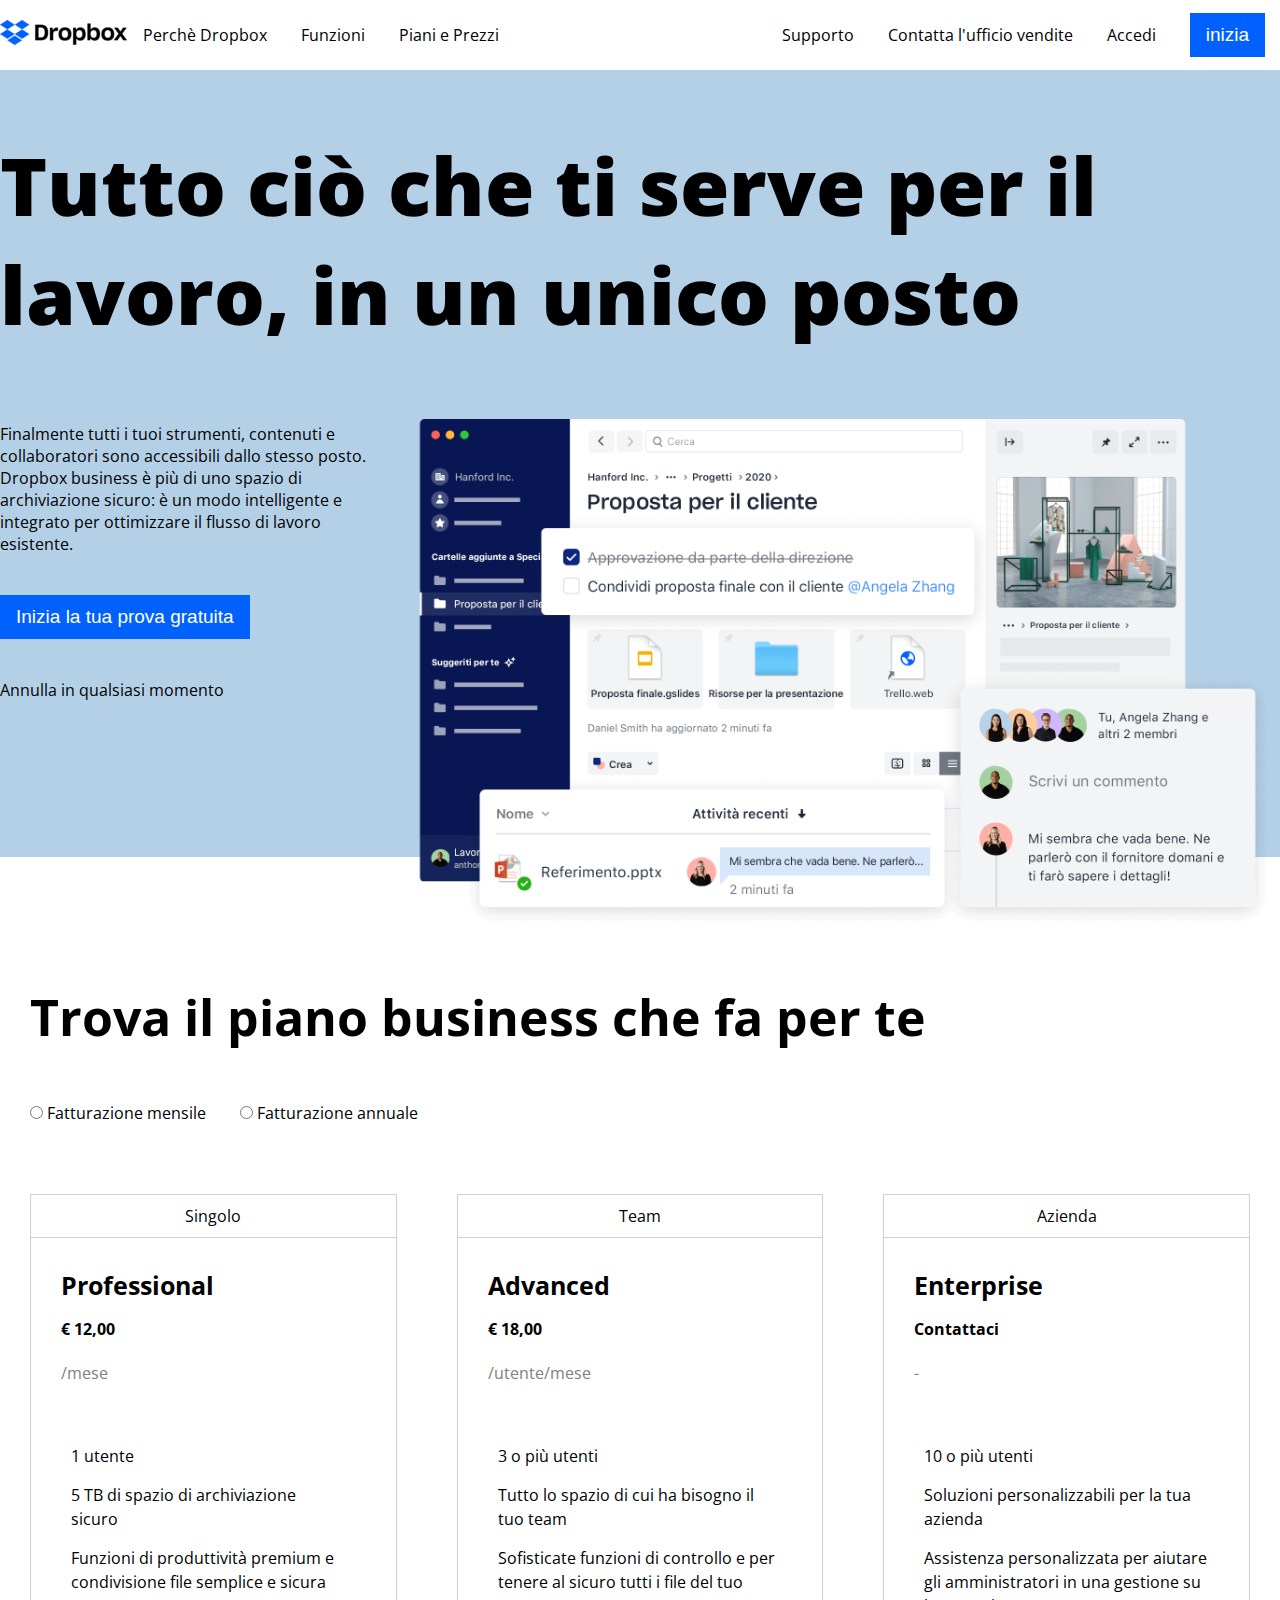
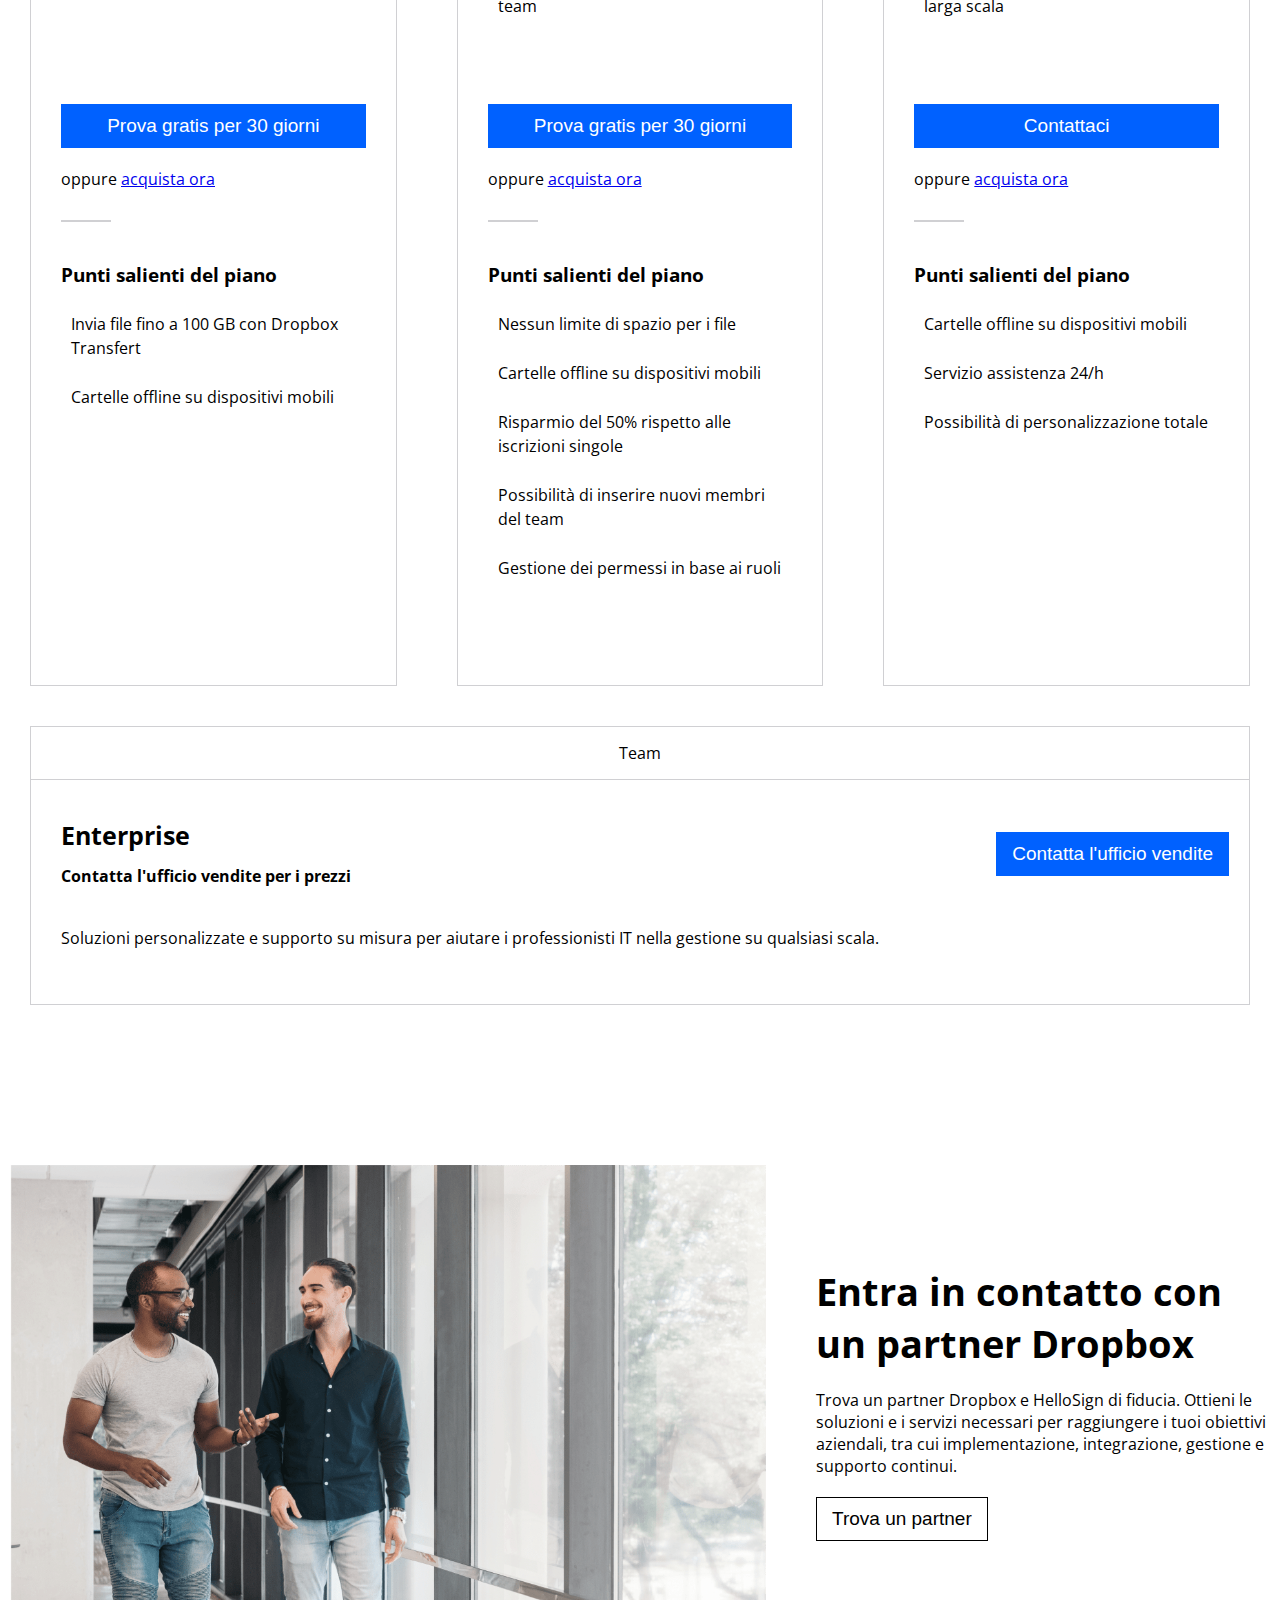
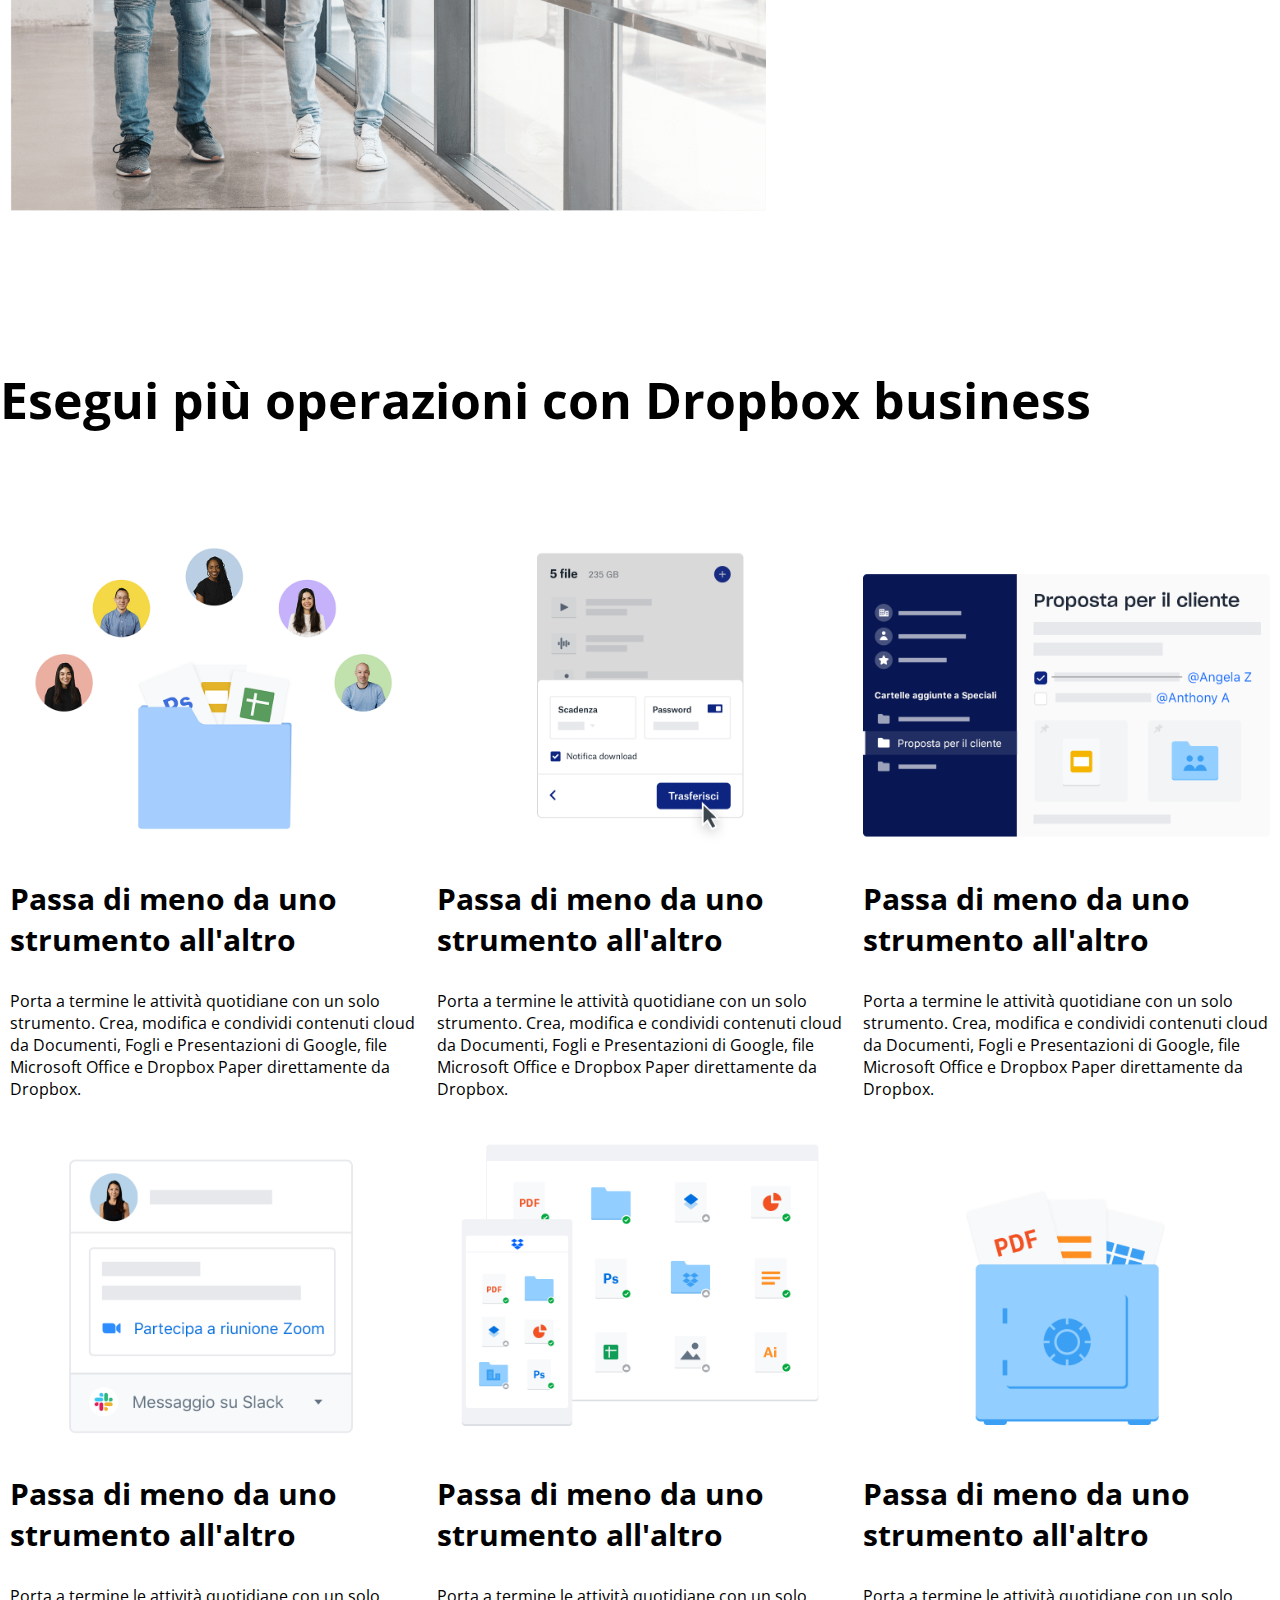
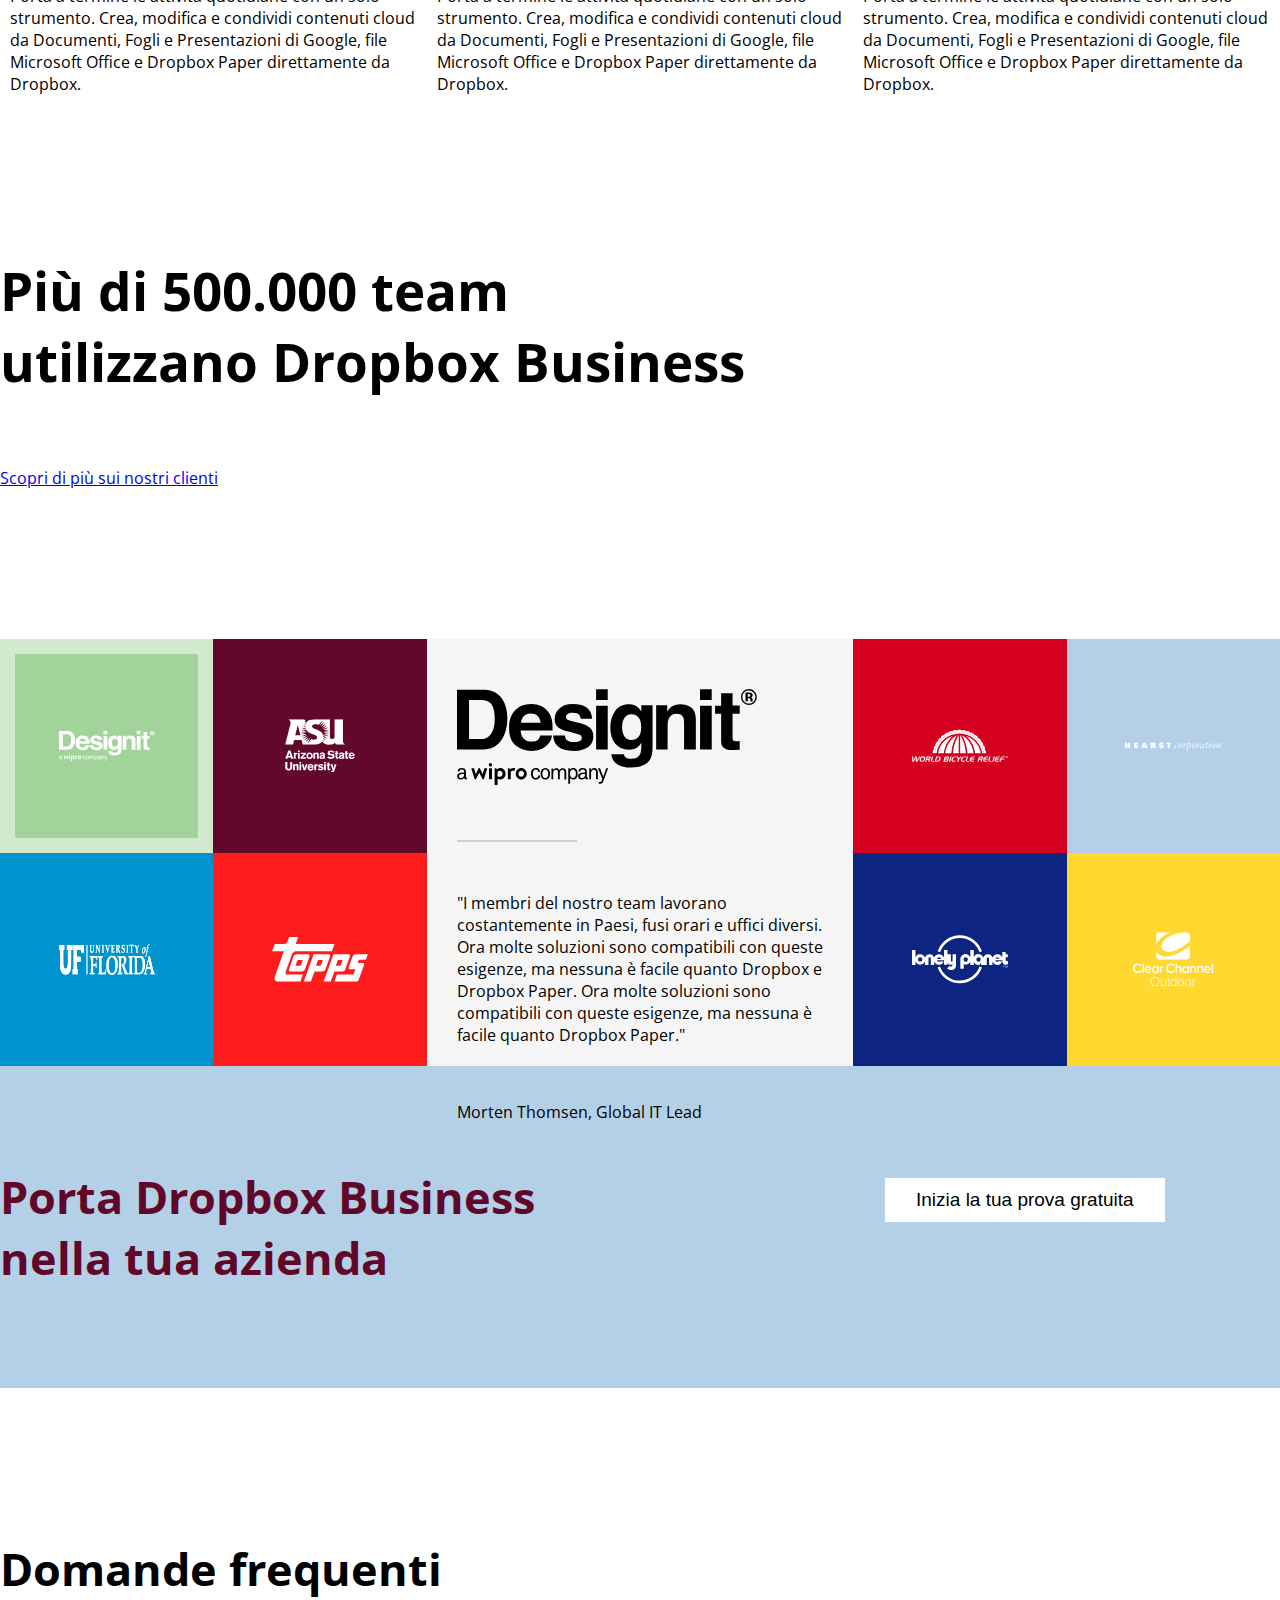
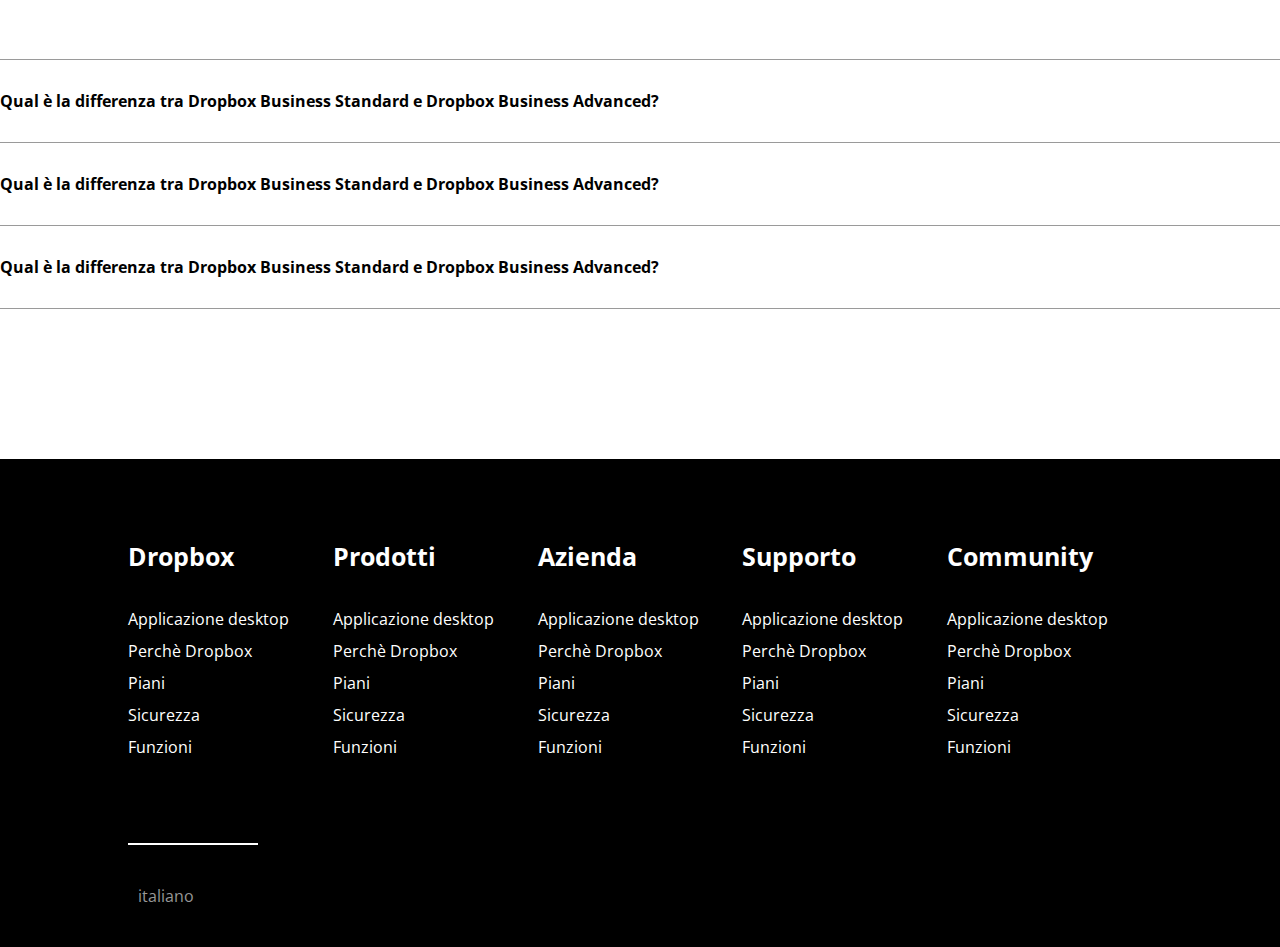
<file: index.html>
<!DOCTYPE html>
<html lang="it">
    <head>
        <meta charset="UTF-8">
        <meta http-equiv="X-UA-Compatible" content="IE=edge">
        <meta name="viewport" content="width=device-width, initial-scale=1.0">
        <link rel="stylesheet" href="https://cdnjs.cloudflare.com/ajax/libs/font-awesome/6.4.0/css/all.min.css" integrity="sha512-iecdLmaskl7CVkqkXNQ/ZH/XLlvWZOJyj7Yy7tcenmpD1ypASozpmT/E0iPtmFIB46ZmdtAc9eNBvH0H/ZpiBw==" crossorigin="anonymous" referrerpolicy="no-referrer">
        <link rel="preconnect" href="https://fonts.googleapis.com">
        <link rel="preconnect" href="https://fonts.gstatic.com" crossorigin>
        <link href="https://fonts.googleapis.com/css2?family=Open+Sans:wght@300;400;500;600;700;800&display=swap" rel="stylesheet">
        <link rel="stylesheet" href="./css/style.css">
        <title>Dropbox</title>
    </head>
    <body>
        <!-- header con due colonne fixed -->
        <header>
            <div class="h-row">
                <div class="h-col-10">
                    <div class="h-logo">
                        <img src="./img/logo-small.png" alt="">
                    </div>
                </div>
                <div class="h-col-45">
                    <div class="h-content">
                       
                        <div class="h-link">
                            <ul>
                                <li class="h-li">
                                    <a href="#">Perchè Dropbox</a>
                                </li>
                                <li class="h-li">
                                    <a href="#">Funzioni</a>
                                </li>
                                <li class="h-li">
                                    <a href="#">Piani e Prezzi</a>
                                </li>
                            </ul>
                        </div>
                    </div>
                </div>
                <div class="h-col-45 h-right">
                    <div class="h-link">
                        <ul>
                            <li class="h-li">
                                <a href="#">Supporto</a>
                            </li>
                            <li class="h-li">
                                <a href="#">Contatta l'ufficio vendite</a>
                            </li>
                            <li class="h-li">
                                <a href="#">Accedi</a>
                            </li>
                            <li class="h-li">
                                <button class="blue-button">inizia</button>
                            </li>
                        </ul>
                    </div>
                </div>
            </div>
        </header>
        <!-- main con jumbotron e sette sezioni -->
        <main>
            <!-- sezione jumbotron -->
            <div class="jumb-background">
                <div class="jumb-row jumb-container">
                    <div class="jumb-col-100">
                        <div>
                            <h1 id="main-title">Tutto ciò che ti serve per il lavoro, in un unico posto</h1>
                        </div>
                    </div>
                    <div class="jumb-col-30">
                        <div class="jumb-main-text">
                            <p>Finalmente tutti i tuoi strumenti, contenuti e collaboratori sono accessibili dallo stesso posto. Dropbox business è più di uno spazio di archiviazione sicuro: è un modo intelligente e integrato per ottimizzare il flusso di lavoro esistente.</p>
                        </div>
                        <div>
                            <button class="blue-button" id="jumb-button">Inizia la tua prova gratuita</button>
                        </div>
                        <div>
                            <span>Annulla in qualsiasi momento</span>
                            <i class="fa-solid fa-arrow-down fa-2xl" style="color: #000000;"></i>
                        </div>
                    </div>
                    <div class="jumb-col-70">
                        <div>
                            <img src="./img/jumbo.png" alt="" id="jumb-img">
                        </div>
                    </div>
                </div>
            </div>
            <!-- fine sezione jumbotron -->
            <!-- prima sezione con h2 radio-buttons e 4 colonne -->
            <div class="first-sec-container" >
                <div class="first-sec-row" >
                    <div class="first-sec-col-100 first-sec-form">
                        <!-- h2 e radio-buttons -->
                        <h2>Trova il piano business che fa per te</h2>
                        <input type="radio" name="Fatturazione">
                        <span>Fatturazione mensile</span>
                        <input type="radio" name="Fatturazione">
                        <span>Fatturazione annuale</span>
                    </div>
                    <div class="first-sec-col-33">
                        <div class="upper-container">
                            <span class="upper-icon">
                                <i class="fas fa-user" style="color:#000000"></i>
                                Singolo
                            </span>
                        </div>
                        <div class="first-sec-col-33-main">

                            <div class="subscription">
                                <h3>Professional</h3>
                                <span class="price">&euro; 12,00</span>
                                <br>
                                <span class="period">/mese</span>
                            </div>
                            <div class="service">
                                <ul>
                                    <li>
                                        <div class="user">
                                            <i class="fas fa-user" style="color:#000000"></i>
                                        </div>
                                        <div class="user">
                                            1 utente
                                        </div>
                                    </li>
                                    <li>
                                        <div class="user">
                                            <i class="fas fa-folder" style="color:#000000"></i>
                                        </div>
                                        <div class="user">
                                            5 TB di spazio di archiviazione <br> sicuro
                                        </div>
                                    </li>
                                    <li>
                                        <div class="user">
                                            <i class="fas fa-share-nodes" style="color:#000000"></i>
                                        </div>
                                        <div class="user">
                                            Funzioni di produttività premium e condivisione file semplice e sicura
                                        </div>
                                    </li>
                                </ul>
                            </div>
                            <div class="try-or">
                                <button class="blue-button try-button">Prova gratis per 30 giorni</button>
                                <span>oppure <a href="#" class="blue-link"> acquista ora</a></span>
                            </div>
                            <hr class="first-sec-hr">
                            <div class="hot-stuff">
                                <h3>Punti salienti del piano</h3>
                                <ul>
                                    <li>
                                        <div class="check-list">
                                            <i class="fas fa-check" style="color:#0061FF"></i>
                                        </div>
                                        <div class="check-list">
                                            Invia file fino a 100 GB con Dropbox Transfert
                                        </div>
                                    </li>
                                    <li>
                                        <div class="check-list">
                                            <i class="fas fa-check" style="color:#0061FF"></i>
                                        </div>
                                        <div class="check-list">
                                            Cartelle offline su dispositivi mobili
                                        </div>
                                    </li>
                                </ul>
    
                            </div>
                        </div>
                        
                    </div>
                    <div class="first-sec-col-33">
                        <div class="upper-container">
                            <span class="upper-icon">
                                <i class="fas fa-users" style="color:#000000"></i>
                                Team
                            </span>
                        </div>
                        <div class="first-sec-col-33-main">

                            <div class="subscription">
                                <h3>Advanced</h3>
                                <span class="price">&euro; 18,00</span>
                                <br>
                                <span class="period">/utente/mese</span>
                            </div>
                            <div class="service">
                                <ul>
                                    <li>
                                        <div class="user">
                                            <i class="fas fa-user" style="color:#000000"></i>
                                        </div>
                                        <div class="user">
                                            3 o più utenti
                                        </div>
                                    </li>
                                    <li>
                                        <div class="user">
                                            <i class="fas fa-folder" style="color:#000000"></i>
                                        </div>
                                        <div class="user">
                                            Tutto lo spazio di cui ha bisogno il tuo team
                                        </div>
                                    </li>
                                    <li>
                                        <div class="user">
                                            <i class="fas fa-share-nodes" style="color:#000000"></i>
                                        </div>
                                        <div class="user">
                                            Sofisticate funzioni di controllo e per tenere al sicuro tutti i file del tuo team
                                        </div>
                                    </li>
                                </ul>
                            </div>
                            <div class="try-or">
                                <button class="blue-button try-button">Prova gratis per 30 giorni</button>
                                <span>oppure <a href="#" class="blue-link"> acquista ora</a></span>
                            </div>
                            <hr class="first-sec-hr">
                            <div class="hot-stuff">
                                <h3>Punti salienti del piano</h3>
                                <ul>
                                    <li>
                                        <div class="check-list">
                                            <i class="fas fa-check" style="color:#0061FF"></i>
                                        </div>
                                        <div class="check-list">
                                            Nessun limite di spazio per i file
                                        </div>
                                    </li>
                                    <li>
                                        <div class="check-list">
                                            <i class="fas fa-check" style="color:#0061FF"></i>
                                        </div>
                                        <div class="check-list">
                                            Cartelle offline su dispositivi mobili
                                        </div>
                                    </li>
                                    <li>
                                        <div class="check-list">
                                            <i class="fas fa-check" style="color:#0061FF"></i>
                                        </div>
                                        <div class="check-list">
                                            Risparmio del 50% rispetto alle iscrizioni singole
                                        </div>
                                    </li>
                                    <li>
                                        <div class="check-list">
                                            <i class="fas fa-check" style="color:#0061FF"></i>
                                        </div>
                                        <div class="check-list">
                                            Possibilità di inserire nuovi membri del team
                                        </div>
                                    </li>
                                    <li>
                                        <div class="check-list">
                                            <i class="fas fa-check" style="color:#0061FF"></i>
                                        </div>
                                        <div class="check-list">
                                            Gestione dei permessi in base ai ruoli
                                        </div>
                                    </li>
                                </ul>
    
                            </div>
                        </div>

                    </div>
                    <div class="first-sec-col-33">
                        <div class="upper-container">
                            <span class="upper-icon">
                                <i class="fas fa-building" style="color:#000000"></i>
                                Azienda
                            </span>
                        </div>
                        <div class="first-sec-col-33-main">

                            <div class="subscription">
                                <h3>Enterprise</h3>
                                <span class="price">Contattaci</span>
                                <br>
                                <span class="period">-</span>
                            </div>
                            <div class="service">
                                <ul>
                                    <li>
                                        <div class="user">
                                            <i class="fas fa-user" style="color:#000000"></i>
                                        </div>
                                        <div class="user">
                                            10 o più utenti
                                        </div>
                                    </li>
                                    <li>
                                        <div class="user">
                                            <i class="fas fa-folder" style="color:#000000"></i>
                                        </div>
                                        <div class="user">
                                            Soluzioni personalizzabili per la tua azienda
                                        </div>
                                    </li>
                                    <li>
                                        <div class="user">
                                            <i class="fas fa-share-nodes" style="color:#000000"></i>
                                        </div>
                                        <div class="user">
                                            Assistenza personalizzata per aiutare gli amministratori in una gestione su larga scala
                                        </div>
                                    </li>
                                </ul>
                            </div>
    
                            <div class="try-or">
                                <button class="blue-button try-button">Contattaci</button>
                                <span>oppure <a href="#" class="blue-link"> acquista ora</a></span>
                            </div>
                            <hr class="first-sec-hr">
                            <div class="hot-stuff">
                                <h3>Punti salienti del piano</h3>
                                <ul>
                                    <li>
                                        <div class="check-list">
                                            <i class="fas fa-check" style="color:#0061FF"></i>
                                        </div>
                                        <div class="check-list">
                                            Cartelle offline su dispositivi mobili
                                        </div>
                                    </li>
                                    <li>
                                        <div class="check-list">
                                            <i class="fas fa-check" style="color:#0061FF"></i>
                                        </div>
                                        <div class="check-list">
                                            Servizio assistenza 24/h
                                        </div>
                                    </li>
                                    <li>
                                        <div class="check-list">
                                            <i class="fas fa-check" style="color:#0061FF"></i>
                                        </div>
                                        <div class="check-list">
                                            Possibilità di personalizzazione totale
                                        </div>
                                    </li>
                                </ul>
    
                            </div>
                        </div>

                    </div>
                    <div class="first-sec-col-100">
                        <div class="upper-container">
                            <span class="upper-icon">
                                <i class="fas fa-building" style="color:#000000"></i>
                                Team
                            </span>
                        </div>
                        <div class="subscription">
                            <h3>Enterprise</h3>
                            <span class="price">Contatta l'ufficio vendite per i prezzi</span>
                        </div>
                        <div>
                            <p id="col-100-bottom-text">Soluzioni personalizzate e supporto su misura per aiutare i professionisti IT nella gestione su qualsiasi scala.</p>
                            <button class="blue-button absolute-button">Contatta l'ufficio vendite</button>
                        </div>
                    </div>  
                </div>
            </div>
            <!-- fine prima sezione con h2 radio-buttons e 4 colonne -->
            <!-- seconda sezione due colonne 60-40 -->
            <div class="container">
                <div class="second-sec-row">
                    <div class="second-sec-col-60">
                        <div>
                            <img src="./img/partner.png" alt="" id="partner-img">
                        </div>
                    </div>
                    <div class="second-sec-col-40">
                        <div class="second-sec-col-40-content">
                            <h3>Entra in contatto con un partner Dropbox</h3>
                            <p>Trova un partner Dropbox e HelloSign di fiducia. Ottieni le soluzioni e i servizi necessari per raggiungere i tuoi obiettivi aziendali, tra cui implementazione, integrazione, gestione e supporto continui.</p>
                            <button class="white-button border-button">Trova un partner</button>
                        </div>
                    </div>
                </div>
            </div>
                <!-- fine seconda sezione due colonne 60-40 -->
                <!-- terza sezione titolo e sei colonne 33 -->
            <div class="container">
                <div class="third-sec-row">
                    <div class="third-sec-col-100">
                        <div class="third-sec-col-100-container">
                            <h2>Esegui più operazioni con Dropbox business</h2>
                        </div>
                    </div>
                    <div class="third-sec-col-33">
                        <div class="third-sec-col-33-container">
                            <div>
                                <img src="./img/business-1.png" alt="" class="business-img">
                            </div>
                            <div class="third-sec-col-33-text">
                                <h3>Passa di meno da uno strumento all'altro</h3>
                                <p>Porta a termine le attività quotidiane con un solo strumento. Crea, modifica e condividi contenuti cloud da Documenti, Fogli e Presentazioni di Google, file Microsoft Office e Dropbox Paper direttamente da Dropbox.</p>
                            </div>
                        </div>
                    </div>
                    <div class="third-sec-col-33">
                        <div class="third-sec-col-33-container">
                            <div>
                                <img src="./img/business-2.png" alt="" class="business-img">
                            </div>
                            <div class="third-sec-col-33-text">
                                <h3>Passa di meno da uno strumento all'altro</h3>
                                <p>Porta a termine le attività quotidiane con un solo strumento. Crea, modifica e condividi contenuti cloud da Documenti, Fogli e Presentazioni di Google, file Microsoft Office e Dropbox Paper direttamente da Dropbox.</p>
                            </div>
                        </div>
                    </div>
                    <div class="third-sec-col-33">
                        <div class="third-sec-col-33-container">
                            <div>
                                <img src="./img/business-3.png" alt="" class="business-img">
                            </div>
                            <div class="third-sec-col-33-text">
                                <h3>Passa di meno da uno strumento all'altro</h3>
                                <p>Porta a termine le attività quotidiane con un solo strumento. Crea, modifica e condividi contenuti cloud da Documenti, Fogli e Presentazioni di Google, file Microsoft Office e Dropbox Paper direttamente da Dropbox.</p>
                            </div>

                        </div>
                    </div>
                    <div class="third-sec-col-33">
                        <div class="third-sec-col-33-container">
                            <div>
                                <img src="./img/business-4.png" alt="" class="business-img">
                            </div>
                            <div class="third-sec-col-33-text">
                                <h3>Passa di meno da uno strumento all'altro</h3>
                                <p>Porta a termine le attività quotidiane con un solo strumento. Crea, modifica e condividi contenuti cloud da Documenti, Fogli e Presentazioni di Google, file Microsoft Office e Dropbox Paper direttamente da Dropbox.</p>
                            </div>
                        </div>
                    </div>
                    <div class="third-sec-col-33">
                        <div class="third-sec-col-33-container">
                            <div>
                                <img src="./img/business-5.png" alt="" class="business-img">
                            </div>
                            <div class="third-sec-col-33-text">
                                <h3>Passa di meno da uno strumento all'altro</h3>
                                <p>Porta a termine le attività quotidiane con un solo strumento. Crea, modifica e condividi contenuti cloud da Documenti, Fogli e Presentazioni di Google, file Microsoft Office e Dropbox Paper direttamente da Dropbox.</p>
                            </div>
                        </div>
                    </div>
                    <div class="third-sec-col-33">
                        <div class="third-sec-col-33-container">
                            <div>
                                <img src="./img/business-6.png" alt="" class="business-img">
                            </div>
                            <div class="third-sec-col-33-text">
                                <h3>Passa di meno da uno strumento all'altro</h3>
                                <p>Porta a termine le attività quotidiane con un solo strumento. Crea, modifica e condividi contenuti cloud da Documenti, Fogli e Presentazioni di Google, file Microsoft Office e Dropbox Paper direttamente da Dropbox.</p>
                            </div>
                        </div>
                    </div>
                </div>
            </div>
            <!-- fine terza sezione titolo e sei colonne -->
            <!-- quarta sezione titolo e link -->
            <div class="container">
                <div class="fourth-sec-row">
                    <div class="fourth-sec-col-60">
                        <div class="fourth-sec-col-content">
                            <div id="fourth-sec-h2">
                                <h2>Più di 500.000 team utilizzano Dropbox Business</h2>
                            </div>
                            <div>
                                <a href="#" class="blue-link">Scopri di più sui nostri clienti</a>
                            </div>
                        </div>
                    </div>
                </div>
            </div>
            <!-- fine quarta sezione titolo e link -->
            <!-- quinta sezione tre colonne con immagini vw100 -->
            <div class="fifth-sec-container">
                <div class="fifth-sec-row">
                    <div class="fifth-sec-col-33">
                        <div class="fifth-sec-subrow">
                            <div class="fifth-sec-subcol-50" id="designit">
                                <img src="./img/designit.svg" alt="" class="banner-img">
                            </div>
                            <div class="fifth-sec-subcol-50" id="arizona">
                                <img src="./img/arizona_state_university.svg" alt="" class="banner-img">
                            </div>
                            <div class="fifth-sec-subcol-50" id="florida-uni">
                                <img src="./img/university_of_florida.svg" alt="" class="banner-img" id="florida">
                            </div>
                            <div class="fifth-sec-subcol-50" id="topps">
                                <img src="./img/topps.svg" alt="" class="banner-img">
                            </div>
                        </div>
                    </div>
                    <div class="fifth-sec-col-33">
                        <div class="fifth-sec-mid-content">
                            <div class="designit-logo">
                                <img src="./img/designit.svg" alt="" id="designit-logo">
                            </div>
                            <hr>
                            <div class="mid-col-content">
                                <p>"I membri del nostro team lavorano costantemente in Paesi, fusi orari e uffici diversi. Ora molte soluzioni sono compatibili con queste esigenze, ma nessuna è facile quanto Dropbox e Dropbox Paper. Ora molte soluzioni sono compatibili con queste esigenze, ma nessuna è facile quanto Dropbox Paper."</p>
                            </div>
                            <div id="written-by">
                                Morten Thomsen, Global IT Lead
                            </div>
                        </div>
                    </div>
                    <div class="fifth-sec-col-33">
                        <div class="fifth-sec-subrow">
                            <div class="fifth-sec-subcol-50" id="bicycle">
                                <img src="./img/world_bicycle_relief.svg" alt="" class="banner-img">
                            </div>
                            <div class="fifth-sec-subcol-50" id="hearst">
                                <img src="./img/hearst_corp.svg" alt="" class="banner-img">
                            </div>
                            <div class="fifth-sec-subcol-50" id="lonely">
                                <img src="./img/lonely_planet.svg" alt="" class="banner-img">
                            </div>
                            <div class="fifth-sec-subcol-50" id="clear">
                                <img src="./img/clear_channel.svg" alt="" class="banner-img">
                            </div>
                        </div>
                    </div>
                </div>
            </div>
            <!-- fine quinta sezione tre colonne con immagini vw100 -->
            <!-- sesta sezione una riga due colonne -->
            <div class="sixth-sec-row">
                <div class="container sixth-sec-container">
                    <div class="sixth-sec-col-50 sixth-sec-left">
                        <div class="sixth-sec-left-content">
                            <h2>Porta Dropbox Business <br> nella tua azienda</h2>
                        </div>
                    </div>
                    <div class="sixth-sec-col-50 sixth-sec-right">
                        <div class="sixth-sec-right-content">
                            <button class="white-button" id="free-trial-button">Inizia la tua prova gratuita</button>
                        </div>
                    </div>
                </div>
            </div>
            <!-- fine sesta sezione una riga due colonne -->
            <!-- settima sezione una riga con titolo e tre colonne -->
            <div class="container">
                <div class="seventh-sec-row">
                    <!-- h2 da aggiungere -->
                    <div class="seventh-sec-col-100">
                        <div id="seventh-sec-title">
                            <h2>Domande frequenti</h2>
                        </div>
                    </div>
                    <div class="seventh-sec-col-100">
                        <div class="seventh-sec-content">
                            <span>Qual è la differenza tra Dropbox Business Standard e Dropbox Business Advanced?</span>
                            <span>
                                <i class="fas fa-chevron-down" style="color:#000000"></i>
                            </span>
                        </div>
                    </div>
                    <div class="seventh-sec-col-100">
                        <div class="seventh-sec-content">
                            <span>Qual è la differenza tra Dropbox Business Standard e Dropbox Business Advanced?</span>
                            <span>
                                <i class="fas fa-chevron-down" style="color:#000000"></i>
                            </span>
                        </div>
                    </div>
                    <div class="seventh-sec-col-100">
                        <div class="seventh-sec-content">
                            <span>Qual è la differenza tra Dropbox Business Standard e Dropbox Business Advanced?</span>
                            <span>
                                <i class="fas fa-chevron-down" style="color:#000000"></i>
                            </span>
                        </div>
                    </div>
                </div>
            </div>
        </main> 
        <!-- footer una riga 5 colonne -->
        <footer>
            <div class="footer-row footer-container">
                <div class="footer-col-20">
                    <div class="footer-col-content">
                        <h3>Dropbox</h3>
                        <ul>
                            <li>Applicazione desktop</li>
                            <li>Perchè Dropbox</li>
                            <li>Piani</li>
                            <li>Sicurezza</li>
                            <li>Funzioni</li>
                        </ul>
                    </div>
                </div>
                <div class="footer-col-20">
                    <div class="footer-col-content">
                        <h3>Prodotti</h3>
                        <ul>
                            <li>Applicazione desktop</li>
                            <li>Perchè Dropbox</li>
                            <li>Piani</li>
                            <li>Sicurezza</li>
                            <li>Funzioni</li>
                        </ul>
                    </div>
                </div>
                <div class="footer-col-20">
                    <div class="footer-col-content">
                        <h3>Azienda</h3>
                        <ul>
                            <li>Applicazione desktop</li>
                            <li>Perchè Dropbox</li>
                            <li>Piani</li>
                            <li>Sicurezza</li>
                            <li>Funzioni</li>
                        </ul>
                    </div>
                </div>
                <div class="footer-col-20">
                    <div class="footer-col-content">
                        <h3>Supporto</h3>
                        <ul>
                            <li>Applicazione desktop</li>
                            <li>Perchè Dropbox</li>
                            <li>Piani</li>
                            <li>Sicurezza</li>
                            <li>Funzioni</li>
                        </ul>
                    </div>
                </div>
                <div class="footer-col-20">
                    <div class="footer-col-content">
                        <h3>Community</h3>
                        <ul>
                            <li>Applicazione desktop</li>
                            <li>Perchè Dropbox</li>
                            <li>Piani</li>
                            <li>Sicurezza</li>
                            <li>Funzioni</li>
                        </ul>
                    </div>
                </div>
                <div class="footer-col-100">
                    <div class="footer-col-content">
                        <hr>
                        <div class="region-selector">
                            <i class="fas fa-earth-americas" style="color:rgb(151, 151, 151)"></i>
                            <span>italiano</span>
                            <i class="fas fa-caret-up" style="color:rgb(151, 151, 151)"></i>
                        </div>
                    </div>
                </div>
            </div>
        </footer>
        
    </body>
</html>
</file>
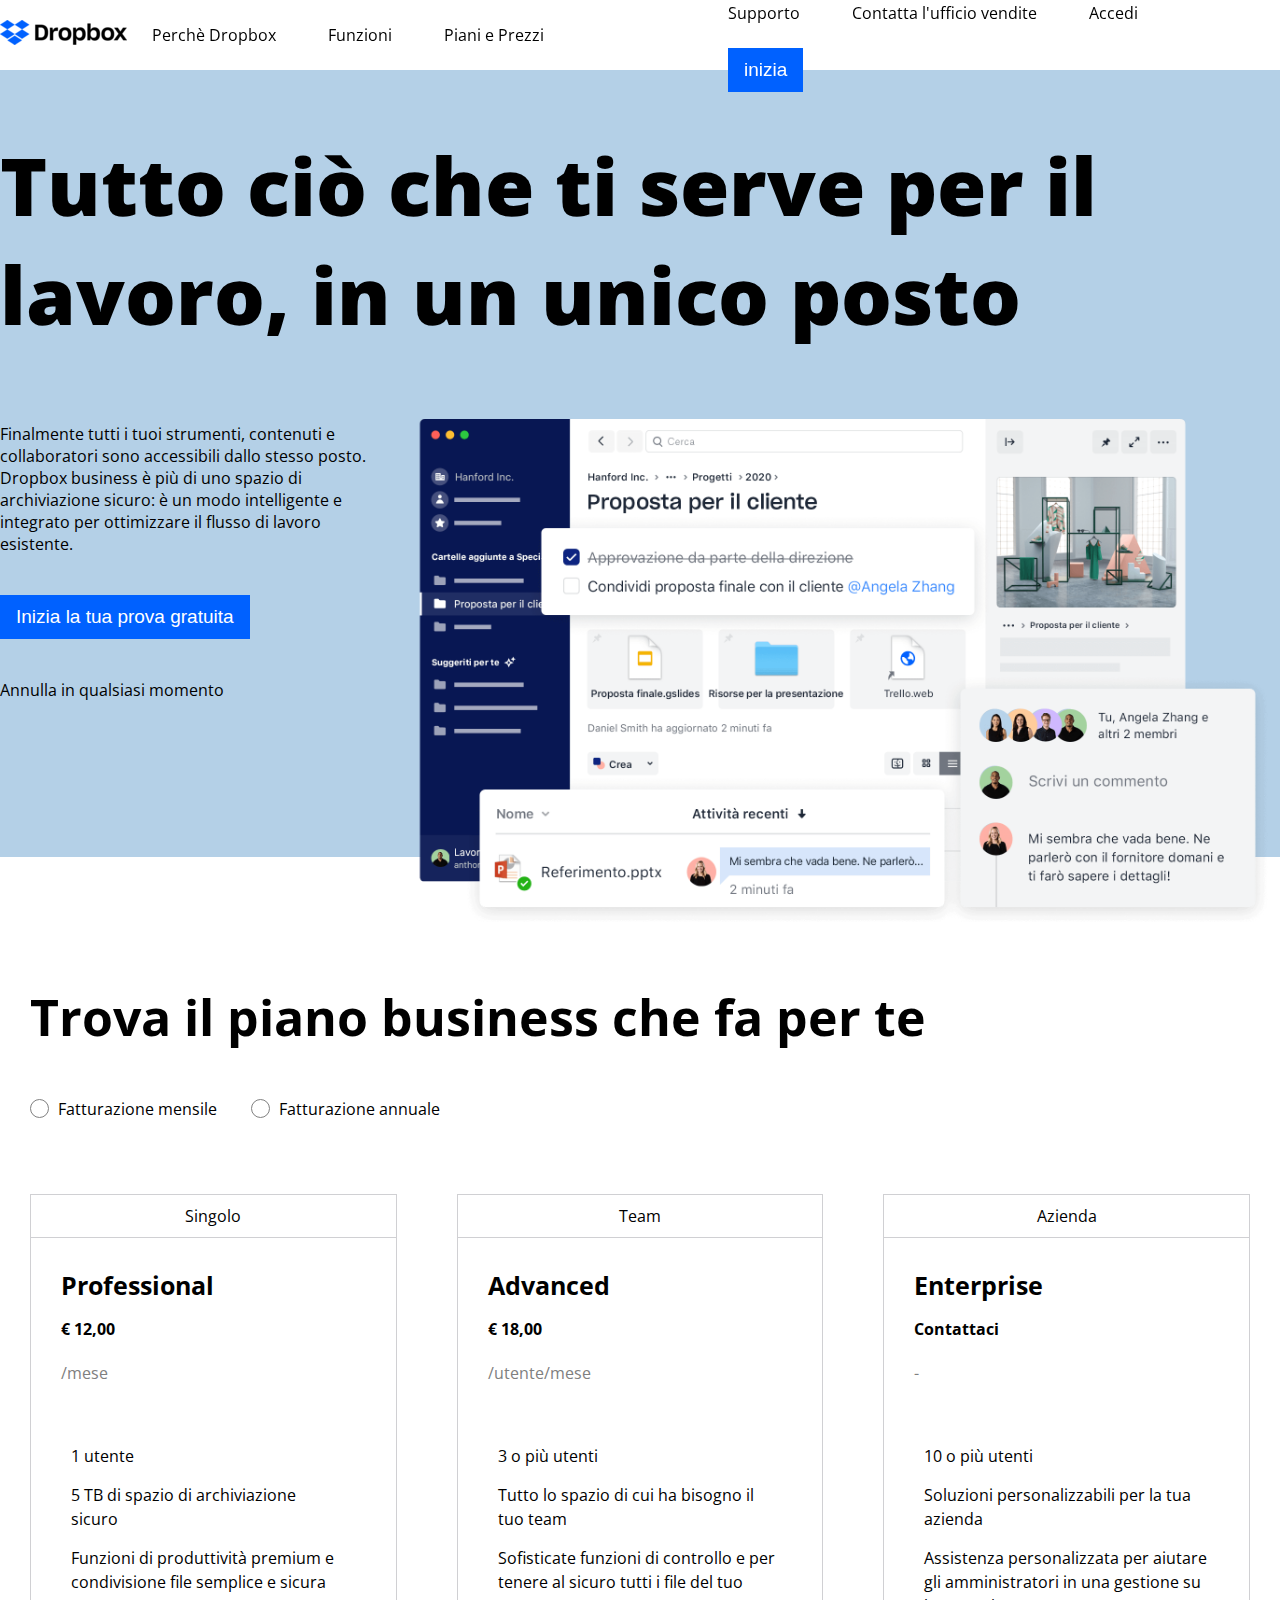
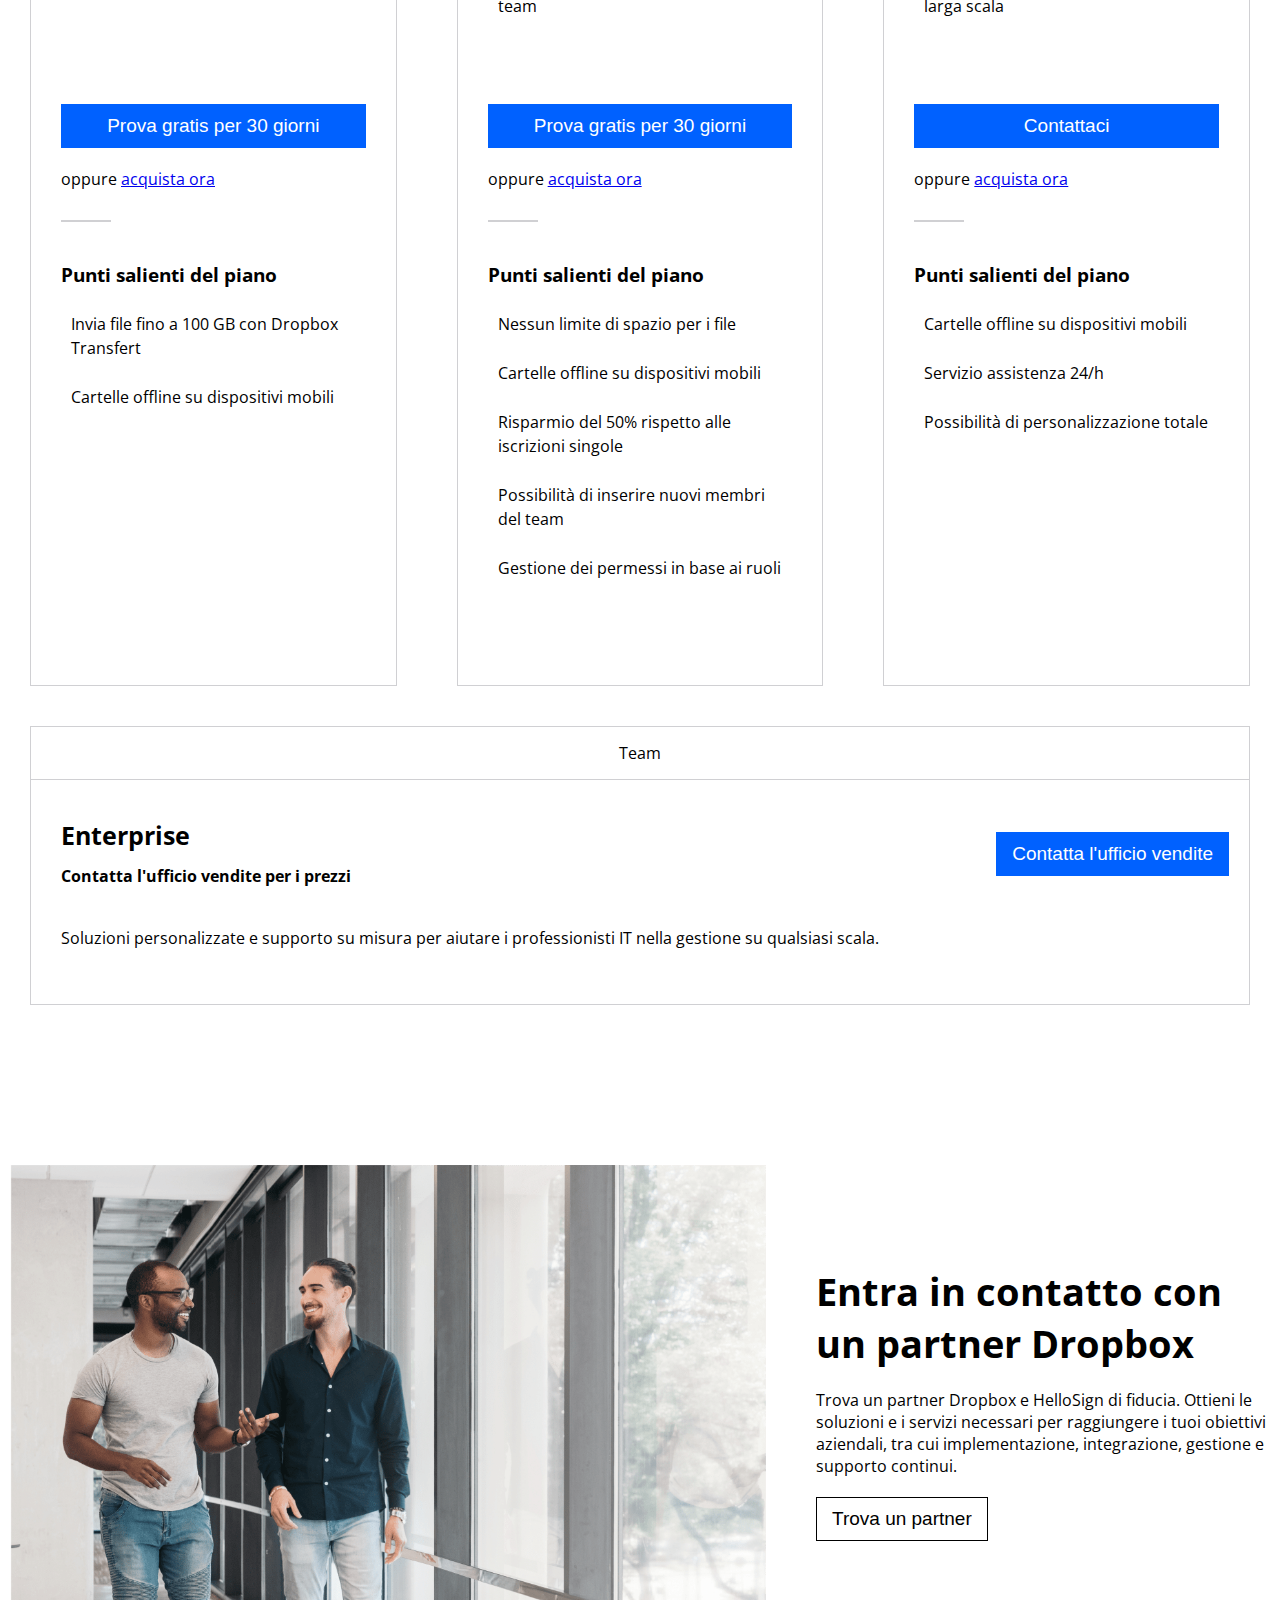
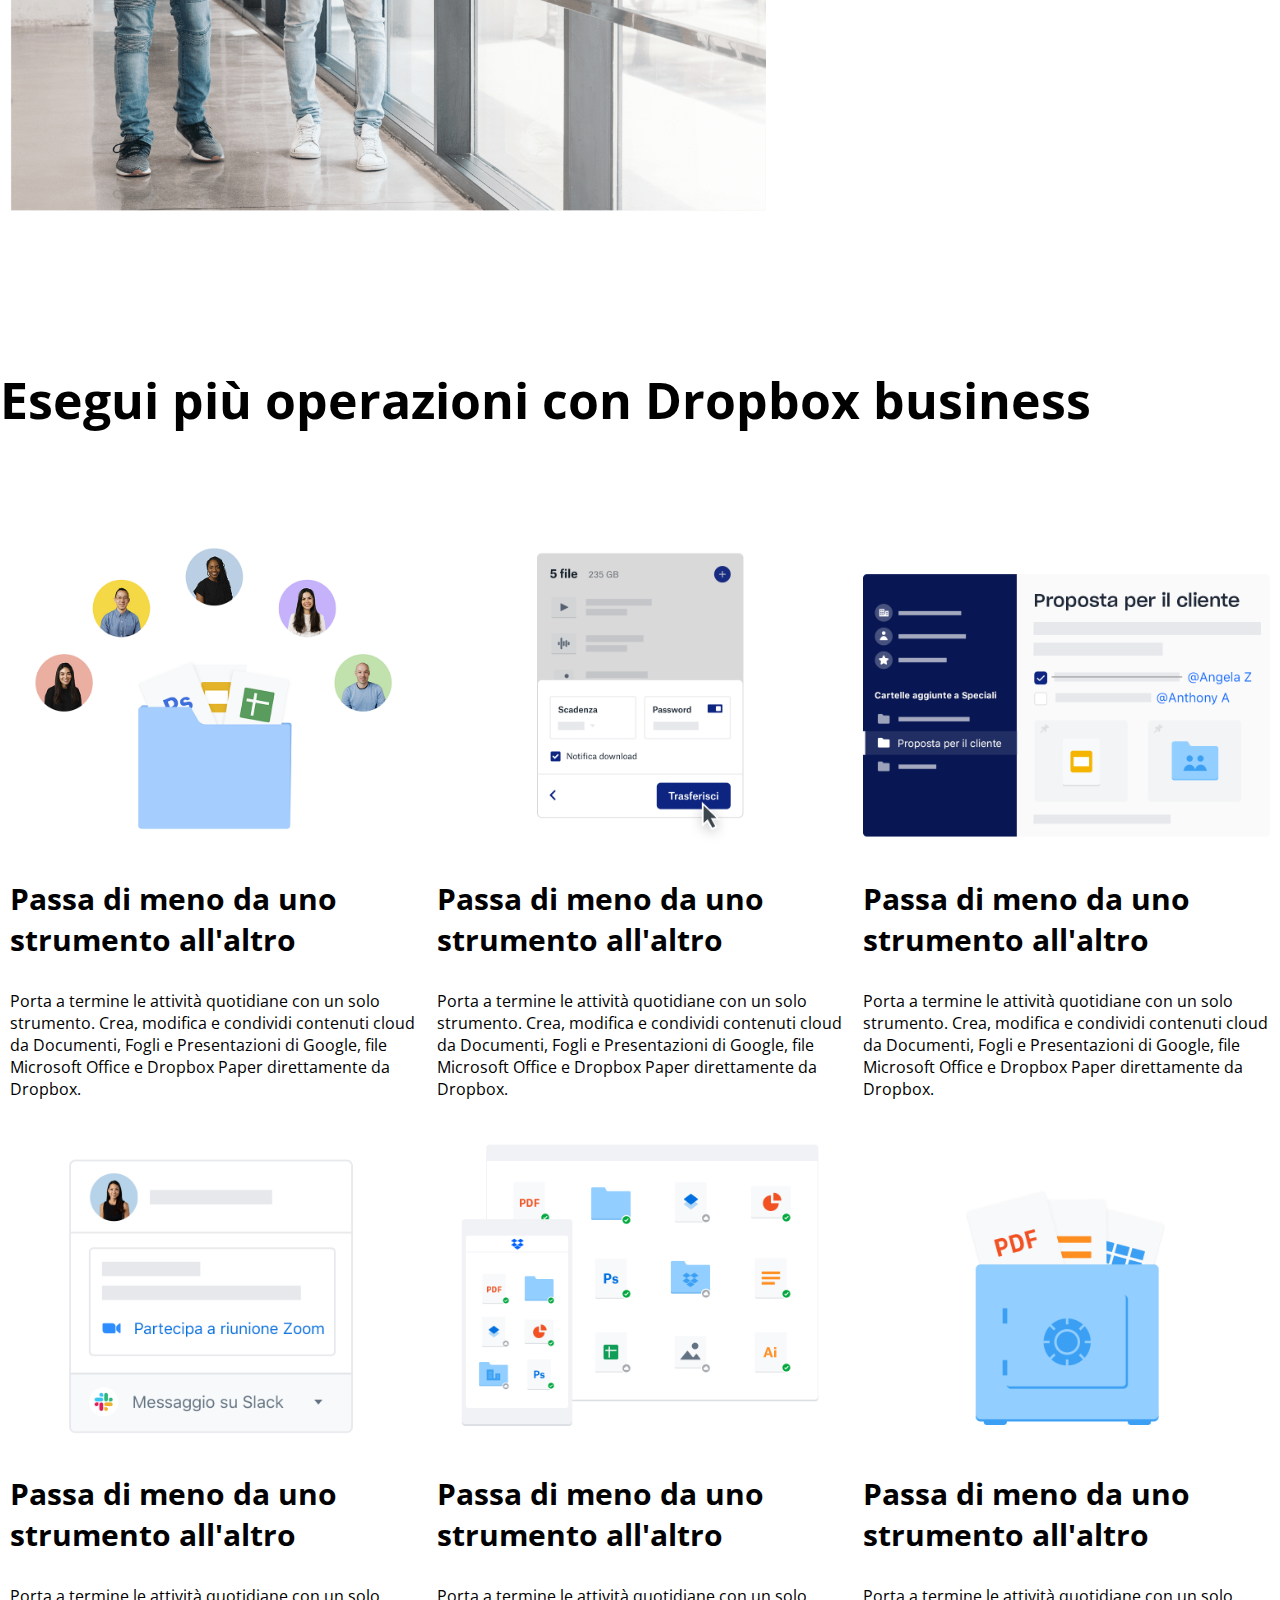
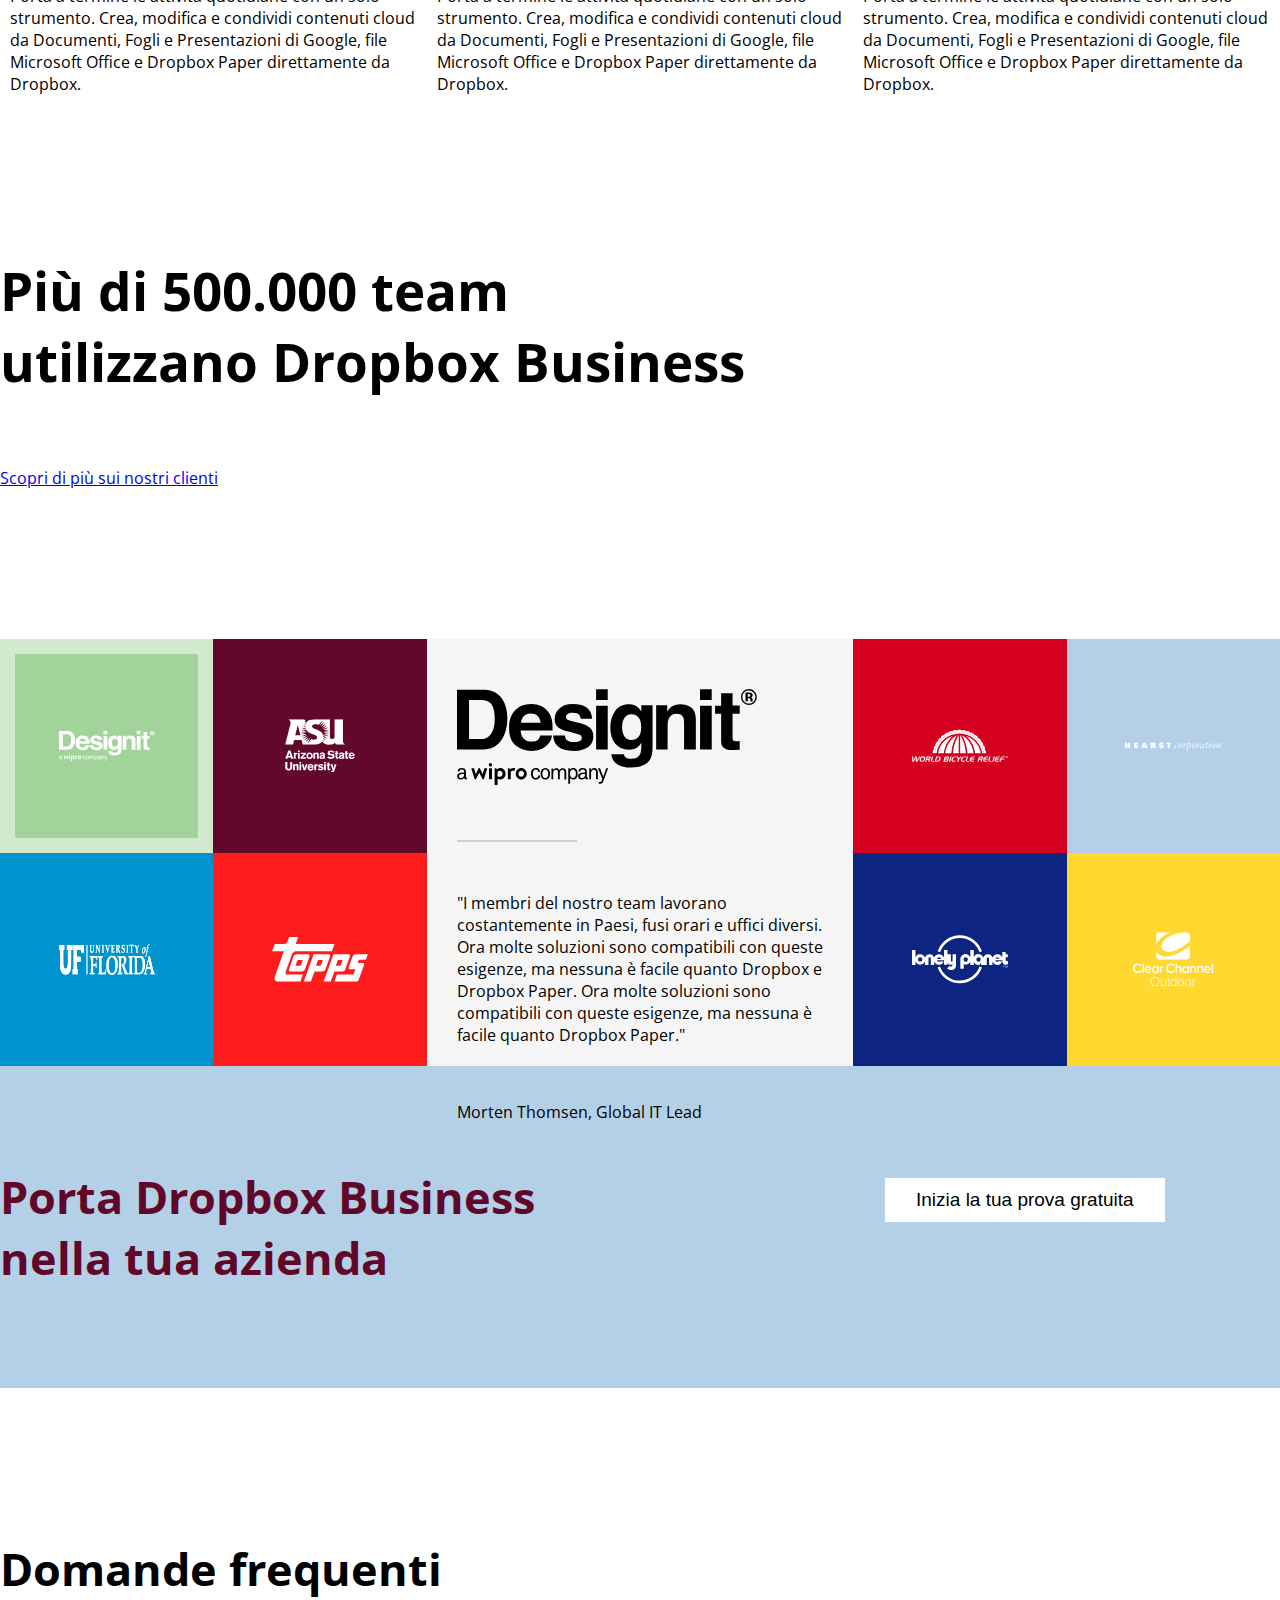
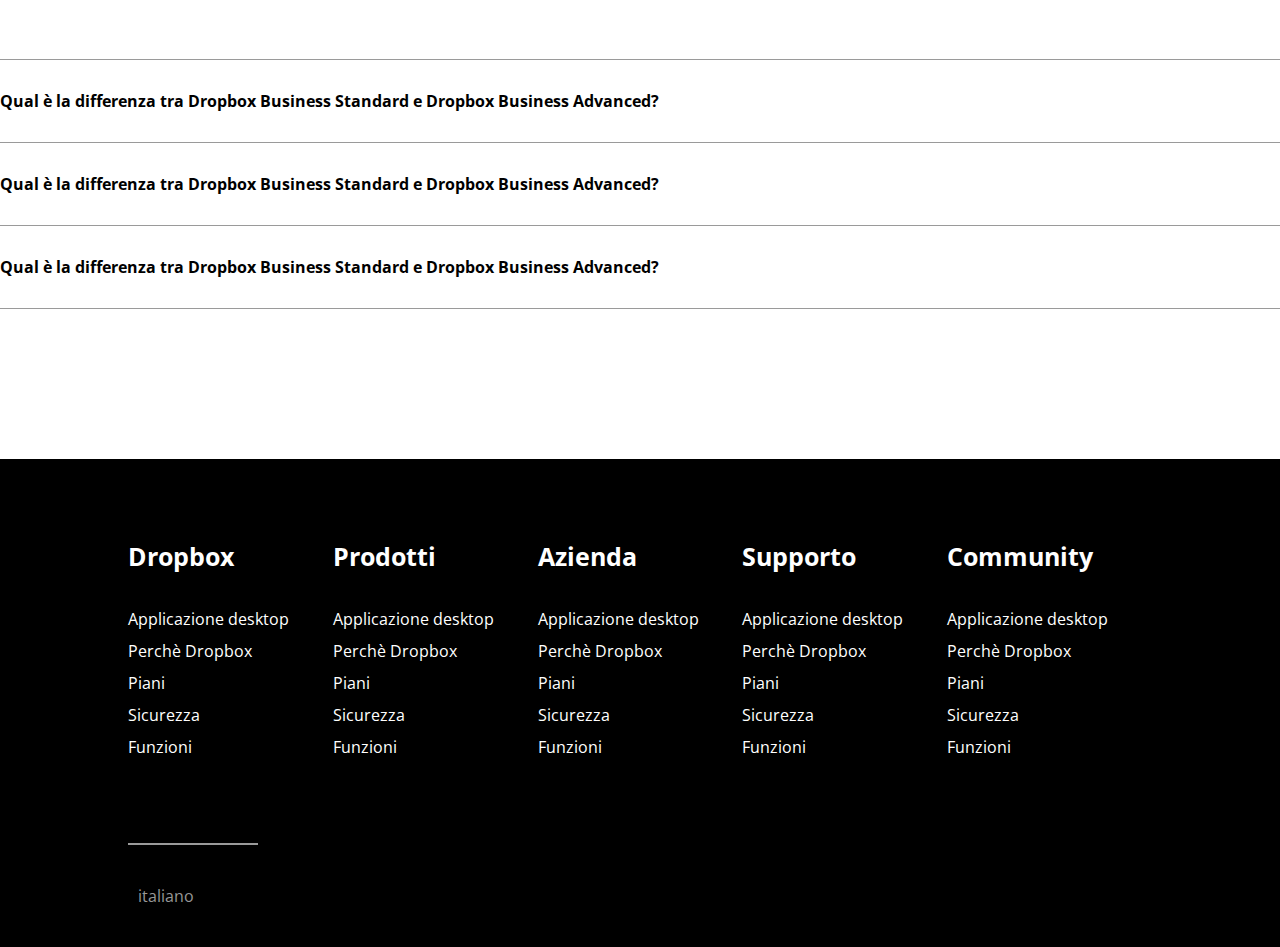
<file: bonus/index.html>
<!DOCTYPE html>
<html lang="it">
    <head>
        <meta charset="UTF-8">
        <meta http-equiv="X-UA-Compatible" content="IE=edge">
        <meta name="viewport" content="width=device-width, initial-scale=1.0">
        <link rel="stylesheet" href="https://cdnjs.cloudflare.com/ajax/libs/font-awesome/6.4.0/css/all.min.css" integrity="sha512-iecdLmaskl7CVkqkXNQ/ZH/XLlvWZOJyj7Yy7tcenmpD1ypASozpmT/E0iPtmFIB46ZmdtAc9eNBvH0H/ZpiBw==" crossorigin="anonymous" referrerpolicy="no-referrer">
        <link rel="preconnect" href="https://fonts.googleapis.com">
        <link rel="preconnect" href="https://fonts.gstatic.com" crossorigin>
        <link href="https://fonts.googleapis.com/css2?family=Open+Sans:wght@300;400;500;600;700;800&display=swap" rel="stylesheet">
        <link rel="stylesheet" href="./css/style.css">
        <title>Dropbox</title>
    </head>
    <body>
        <!-- header con due colonne fixed -->
        <header>
            <div class="h-row">
                <div class="h-col-10">
                    <div class="h-logo">
                        <img src="./img/logo-small.png" alt="">
                    </div>
                </div>
                <div class="h-col-45">
                    <div class="h-content">
                       
                        <div class="h-link">
                            <ul>
                                <li class="h-li dropdown-navbar">
                                    <a href="#">Perchè Dropbox</a>
                                    <ul class="dropdown-navbar-content">
                                        <li>
                                            <a href="#offerte">Offerte</a>
                                        </li>
                                        <li>
                                            <a href="#partner">Partnership</a>
                                        </li>
                                        <li>
                                            <a href="#funzioni">Operazioni</a>
                                        </li>
                                    </ul>
                                </li>
                                <li class="h-li dropdown-navbar">
                                    <a href="#">Funzioni</a>
                                    <ul class="dropdown-navbar-content">
                                        <li>
                                            <a href="#funzioni">Dropbox Business</a>
                                        </li>
                                        <li>
                                            <a href="#partner">Partnership</a>
                                        </li>
                                        <li>
                                            <a href="#contatti">Operazioni</a>
                                        </li>
                                        <li>
                                            <a href="#free">Prova Gratuita</a>
                                        </li>
                                    </ul>
                                </li>
                                <li class="h-li dropdown-navbar">
                                    <a href="#">Piani e Prezzi</a>
                                    <ul class="dropdown-navbar-content">
                                        <li>
                                            <a href="#offerte">Offerte</a>
                                        </li>
                                        <li>
                                            <a href="#partner">Partnership</a>
                                        </li>
                                        <li>
                                            <a href="#funzioni">Operazioni</a>
                                        </li>
                                    </ul>
                                </li>
                            </ul>
                        </div>
                    </div>
                </div>
                <div class="h-col-45 h-right">
                    <div class="h-link">
                        <ul>
                            <li class="h-li dropdown-navbar">
                                <a href="#">Supporto</a>
                                <ul class="dropdown-navbar-content">
                                    <li>
                                        <a href="#funzioni">Dropbox Business</a>
                                    </li>
                                    <li>
                                        <a href="#partner">Partnership</a>
                                    </li>
                                    <li>
                                        <a href="#offerte">Operazioni</a>
                                    </li>
                                    <li>
                                        <a href="#free">Prova Gratuita</a>
                                    </li>
                                </ul>
                            </li>
                            <li class="h-li dropdown-navbar">
                                <a href="#">Contatta l'ufficio vendite</a>
                                <ul class="dropdown-navbar-content">
                                    <li>
                                        <a href="#funzioni">Dropbox Business</a>
                                    </li>
                                    <li>
                                        <a href="#partner">Partnership</a>
                                    </li>
                                    <li>
                                        <a href="#faq">Operazioni</a>
                                    </li>
                                    <li>
                                        <a href="#free">Prova Gratuita</a>
                                    </li>
                                </ul>
                            </li>
                            <li class="h-li dropdown-navbar">
                                <a href="#free">Accedi</a>
                            </li>
                            <li class="h-li">
                                <button type="button" onclick="location.href='#free'" class="blue-button">inizia</button>
                            </li>
                        </ul>
                    </div>
                </div>
            </div>
        </header>
        <!-- main con jumbotron e sette sezioni -->
        <main>
            <!-- sezione jumbotron -->
            <div class="jumb-background">
                <div class="jumb-row jumb-container">
                    <div class="jumb-col-100">
                        <div>
                            <h1 id="main-title">Tutto ciò che ti serve per il lavoro, in un unico posto</h1>
                        </div>
                    </div>
                    <div class="jumb-col-30">
                        <div class="jumb-main-text">
                            <p>Finalmente tutti i tuoi strumenti, contenuti e collaboratori sono accessibili dallo stesso posto. Dropbox business è più di uno spazio di archiviazione sicuro: è un modo intelligente e integrato per ottimizzare il flusso di lavoro esistente.</p>
                        </div>
                        <div>
                            <button type="button" onclick="location.href='#partner'" class="blue-button" id="jumb-button">Inizia la tua prova gratuita</button>
                        </div>
                        <div>
                            <span>Annulla in qualsiasi momento</span>
                            <a href="#faq"> <i class="fa-solid fa-arrow-down fa-2xl" style="color: #000000;"></i> </a> 
                        </div>
                    </div>
                    <div class="jumb-col-70">
                        <div>
                            <img src="./img/jumbo.png" alt="" id="jumb-img">
                        </div>
                    </div>
                </div>
            </div>
            <!-- fine sezione jumbotron -->
            <!-- prima sezione con h2 radio-buttons e 4 colonne -->
            <div class="first-sec-container" >
                <div class="first-sec-row" id="offerte">
                    <div class="first-sec-col-100 first-sec-form">
                        <!-- h2 e radio-buttons -->
                        <h2>Trova il piano business che fa per te</h2>
                        <div>
                            <div class="inline-block">
                                <input type="radio" name="radio1" class="radio-button">
                            </div>
                            <div class="inline-block">
                                <span>Fatturazione mensile</span>
                            </div>
                               
                            <div class="inline-block">
                                <input type="radio" name="radio1" class="radio-button">
                            </div>
                            <div class="inline-block">
                                <span>Fatturazione annuale</span>
                            </div>
                        </div>
                    </div>
                    <div class="first-sec-col-33">
                        <div class="upper-container">
                            <span class="upper-icon">
                                <i class="fas fa-user" style="color:#000000"></i>
                                Singolo
                            </span>
                        </div>
                        <div class="first-sec-col-33-main">

                            <div class="subscription">
                                <h3>Professional</h3>
                                <span class="price">&euro; 12,00</span>
                                <br>
                                <span class="period">/mese</span>
                            </div>
                            <div class="service">
                                <ul>
                                    <li>
                                        <div class="user">
                                            <i class="fas fa-user" style="color:#000000"></i>
                                        </div>
                                        <div class="user">
                                            1 utente
                                        </div>
                                    </li>
                                    <li>
                                        <div class="user">
                                            <i class="fas fa-folder" style="color:#000000"></i>
                                        </div>
                                        <div class="user">
                                            5 TB di spazio di archiviazione <br> sicuro
                                        </div>
                                    </li>
                                    <li>
                                        <div class="user">
                                            <i class="fas fa-share-nodes" style="color:#000000"></i>
                                        </div>
                                        <div class="user">
                                            Funzioni di produttività premium e condivisione file semplice e sicura
                                        </div>
                                    </li>
                                </ul>
                            </div>
                            <div class="try-or">
                                <button type="button" onclick="location.href='#free'" class="blue-button try-button">
                                    Prova gratis per 30 giorni
                                </button>
                                <span>oppure <a href="#free" class="blue-link"> acquista ora</a></span>
                            </div>
                            <hr class="first-sec-hr">
                            <div class="hot-stuff">
                                <h3>Punti salienti del piano</h3>
                                <ul>
                                    <li>
                                        <div class="check-list">
                                            <i class="fas fa-check" style="color:#0061FF"></i>
                                        </div>
                                        <div class="check-list">
                                            Invia file fino a 100 GB con Dropbox Transfert
                                        </div>
                                    </li>
                                    <li>
                                        <div class="check-list">
                                            <i class="fas fa-check" style="color:#0061FF"></i>
                                        </div>
                                        <div class="check-list">
                                            Cartelle offline su dispositivi mobili
                                        </div>
                                    </li>
                                </ul>
    
                            </div>
                        </div>
                        
                    </div>
                    <div class="first-sec-col-33">
                        <div class="upper-container">
                            <span class="upper-icon">
                                <i class="fas fa-users" style="color:#000000"></i>
                                Team
                            </span>
                        </div>
                        <div class="first-sec-col-33-main">

                            <div class="subscription">
                                <h3>Advanced</h3>
                                <span class="price">&euro; 18,00</span>
                                <br>
                                <span class="period">/utente/mese</span>
                            </div>
                            <div class="service">
                                <ul>
                                    <li>
                                        <div class="user">
                                            <i class="fas fa-user" style="color:#000000"></i>
                                        </div>
                                        <div class="user">
                                            3 o più utenti
                                        </div>
                                    </li>
                                    <li>
                                        <div class="user">
                                            <i class="fas fa-folder" style="color:#000000"></i>
                                        </div>
                                        <div class="user">
                                            Tutto lo spazio di cui ha bisogno il tuo team
                                        </div>
                                    </li>
                                    <li>
                                        <div class="user">
                                            <i class="fas fa-share-nodes" style="color:#000000"></i>
                                        </div>
                                        <div class="user">
                                            Sofisticate funzioni di controllo e per tenere al sicuro tutti i file del tuo team
                                        </div>
                                    </li>
                                </ul>
                            </div>
                            <div class="try-or">
                                <button type="button" onclick="location.href='#free'" class="blue-button try-button">
                                    Prova gratis per 30 giorni
                                </button>
                                <span>oppure <a href="#free" class="blue-link"> acquista ora</a></span>
                            </div>
                            <hr class="first-sec-hr">
                            <div class="hot-stuff">
                                <h3>Punti salienti del piano</h3>
                                <ul>
                                    <li>
                                        <div class="check-list">
                                            <i class="fas fa-check" style="color:#0061FF"></i>
                                        </div>
                                        <div class="check-list">
                                            Nessun limite di spazio per i file
                                        </div>
                                    </li>
                                    <li>
                                        <div class="check-list">
                                            <i class="fas fa-check" style="color:#0061FF"></i>
                                        </div>
                                        <div class="check-list">
                                            Cartelle offline su dispositivi mobili
                                        </div>
                                    </li>
                                    <li>
                                        <div class="check-list">
                                            <i class="fas fa-check" style="color:#0061FF"></i>
                                        </div>
                                        <div class="check-list">
                                            Risparmio del 50% rispetto alle iscrizioni singole
                                        </div>
                                    </li>
                                    <li>
                                        <div class="check-list">
                                            <i class="fas fa-check" style="color:#0061FF"></i>
                                        </div>
                                        <div class="check-list">
                                            Possibilità di inserire nuovi membri del team
                                        </div>
                                    </li>
                                    <li>
                                        <div class="check-list">
                                            <i class="fas fa-check" style="color:#0061FF"></i>
                                        </div>
                                        <div class="check-list">
                                            Gestione dei permessi in base ai ruoli
                                        </div>
                                    </li>
                                </ul>
    
                            </div>
                        </div>

                    </div>
                    <div class="first-sec-col-33">
                        <div class="upper-container">
                            <span class="upper-icon">
                                <i class="fas fa-building" style="color:#000000"></i>
                                Azienda
                            </span>
                        </div>
                        <div class="first-sec-col-33-main">

                            <div class="subscription">
                                <h3>Enterprise</h3>
                                <span class="price">Contattaci</span>
                                <br>
                                <span class="period">-</span>
                            </div>
                            <div class="service">
                                <ul>
                                    <li>
                                        <div class="user">
                                            <i class="fas fa-user" style="color:#000000"></i>
                                        </div>
                                        <div class="user">
                                            10 o più utenti
                                        </div>
                                    </li>
                                    <li>
                                        <div class="user">
                                            <i class="fas fa-folder" style="color:#000000"></i>
                                        </div>
                                        <div class="user">
                                            Soluzioni personalizzabili per la tua azienda
                                        </div>
                                    </li>
                                    <li>
                                        <div class="user">
                                            <i class="fas fa-share-nodes" style="color:#000000"></i>
                                        </div>
                                        <div class="user">
                                            Assistenza personalizzata per aiutare gli amministratori in una gestione su larga scala
                                        </div>
                                    </li>
                                </ul>
                            </div>
    
                            <div class="try-or">
                                <button type="button" onclick="location.href='#contatti'" class="blue-button try-button">
                                    Contattaci
                                </button>
                                <span>oppure <a href="#free" class="blue-link"> acquista ora</a></span>
                            </div>
                            <hr class="first-sec-hr">
                            <div class="hot-stuff">
                                <h3>Punti salienti del piano</h3>
                                <ul>
                                    <li>
                                        <div class="check-list">
                                            <i class="fas fa-check" style="color:#0061FF"></i>
                                        </div>
                                        <div class="check-list">
                                            Cartelle offline su dispositivi mobili
                                        </div>
                                    </li>
                                    <li>
                                        <div class="check-list">
                                            <i class="fas fa-check" style="color:#0061FF"></i>
                                        </div>
                                        <div class="check-list">
                                            Servizio assistenza 24/h
                                        </div>
                                    </li>
                                    <li>
                                        <div class="check-list">
                                            <i class="fas fa-check" style="color:#0061FF"></i>
                                        </div>
                                        <div class="check-list">
                                            Possibilità di personalizzazione totale
                                        </div>
                                    </li>
                                </ul>
    
                            </div>
                        </div>

                    </div>
                    <div class="first-sec-col-100">
                        <div class="upper-container">
                            <span class="upper-icon">
                                <i class="fas fa-building" style="color:#000000"></i>
                                Team
                            </span>
                        </div>
                        <div class="subscription">
                            <h3>Enterprise</h3>
                            <span class="price">Contatta l'ufficio vendite per i prezzi</span>
                        </div>
                        <div>
                            <p id="col-100-bottom-text">Soluzioni personalizzate e supporto su misura per aiutare i professionisti IT nella gestione su qualsiasi scala.</p>
                            <button type="button" onclick="location.href='#contatti'" class="blue-button absolute-button"> Contatta l'ufficio vendite</button>
                        </div>
                    </div>  
                </div>
            </div>
            <!-- fine prima sezione con h2 radio-buttons e 4 colonne -->
            <!-- seconda sezione due colonne 60-40 -->
            <div class="container">
                <div class="second-sec-row" id="partner">
                    <div class="second-sec-col-60">
                        <div>
                            <img src="./img/partner.png" alt="" id="partner-img">
                        </div>
                    </div>
                    <div class="second-sec-col-40">
                        <div class="second-sec-col-40-content">
                            <h3>Entra in contatto con un partner Dropbox</h3>
                            <p>Trova un partner Dropbox e HelloSign di fiducia. Ottieni le soluzioni e i servizi necessari per raggiungere i tuoi obiettivi aziendali, tra cui implementazione, integrazione, gestione e supporto continui.</p>
                            <button type="button" onclick="location.href='#contatti'" class="white-button border-button">Trova un partner</button>
                        </div>
                    </div>
                </div>
            </div>
                <!-- fine seconda sezione due colonne 60-40 -->
                <!-- terza sezione titolo e sei colonne 33 -->
            <div class="container">
                <div class="third-sec-row" id="funzioni">
                    <div class="third-sec-col-100">
                        <div class="third-sec-col-100-container">
                            <h2>Esegui più operazioni con Dropbox business</h2>
                        </div>
                    </div>
                    <div class="third-sec-col-33">
                        <div class="third-sec-col-33-container">
                            <div>
                                <img src="./img/business-1.png" alt="" class="business-img">
                            </div>
                            <div class="third-sec-col-33-text">
                                <h3>Passa di meno da uno strumento all'altro</h3>
                                <p>Porta a termine le attività quotidiane con un solo strumento. Crea, modifica e condividi contenuti cloud da Documenti, Fogli e Presentazioni di Google, file Microsoft Office e Dropbox Paper direttamente da Dropbox.</p>
                            </div>
                        </div>
                    </div>
                    <div class="third-sec-col-33">
                        <div class="third-sec-col-33-container">
                            <div>
                                <img src="./img/business-2.png" alt="" class="business-img">
                            </div>
                            <div class="third-sec-col-33-text">
                                <h3>Passa di meno da uno strumento all'altro</h3>
                                <p>Porta a termine le attività quotidiane con un solo strumento. Crea, modifica e condividi contenuti cloud da Documenti, Fogli e Presentazioni di Google, file Microsoft Office e Dropbox Paper direttamente da Dropbox.</p>
                            </div>
                        </div>
                    </div>
                    <div class="third-sec-col-33">
                        <div class="third-sec-col-33-container">
                            <div>
                                <img src="./img/business-3.png" alt="" class="business-img">
                            </div>
                            <div class="third-sec-col-33-text">
                                <h3>Passa di meno da uno strumento all'altro</h3>
                                <p>Porta a termine le attività quotidiane con un solo strumento. Crea, modifica e condividi contenuti cloud da Documenti, Fogli e Presentazioni di Google, file Microsoft Office e Dropbox Paper direttamente da Dropbox.</p>
                            </div>

                        </div>
                    </div>
                    <div class="third-sec-col-33">
                        <div class="third-sec-col-33-container">
                            <div>
                                <img src="./img/business-4.png" alt="" class="business-img">
                            </div>
                            <div class="third-sec-col-33-text">
                                <h3>Passa di meno da uno strumento all'altro</h3>
                                <p>Porta a termine le attività quotidiane con un solo strumento. Crea, modifica e condividi contenuti cloud da Documenti, Fogli e Presentazioni di Google, file Microsoft Office e Dropbox Paper direttamente da Dropbox.</p>
                            </div>
                        </div>
                    </div>
                    <div class="third-sec-col-33">
                        <div class="third-sec-col-33-container">
                            <div>
                                <img src="./img/business-5.png" alt="" class="business-img">
                            </div>
                            <div class="third-sec-col-33-text">
                                <h3>Passa di meno da uno strumento all'altro</h3>
                                <p>Porta a termine le attività quotidiane con un solo strumento. Crea, modifica e condividi contenuti cloud da Documenti, Fogli e Presentazioni di Google, file Microsoft Office e Dropbox Paper direttamente da Dropbox.</p>
                            </div>
                        </div>
                    </div>
                    <div class="third-sec-col-33">
                        <div class="third-sec-col-33-container">
                            <div>
                                <img src="./img/business-6.png" alt="" class="business-img">
                            </div>
                            <div class="third-sec-col-33-text">
                                <h3>Passa di meno da uno strumento all'altro</h3>
                                <p>Porta a termine le attività quotidiane con un solo strumento. Crea, modifica e condividi contenuti cloud da Documenti, Fogli e Presentazioni di Google, file Microsoft Office e Dropbox Paper direttamente da Dropbox.</p>
                            </div>
                        </div>
                    </div>
                </div>
            </div>
            <!-- fine terza sezione titolo e sei colonne -->
            <!-- quarta sezione titolo e link -->
            <div class="container">
                <div class="fourth-sec-row">
                    <div class="fourth-sec-col-60">
                        <div class="fourth-sec-col-content">
                            <div id="fourth-sec-h2">
                                <h2>Più di 500.000 team utilizzano Dropbox Business</h2>
                            </div>
                            <div>
                                <a href="#partner" class="blue-link">Scopri di più sui nostri clienti</a>
                            </div>
                        </div>
                    </div>
                </div>
            </div>
            <!-- fine quarta sezione titolo e link -->
            <!-- quinta sezione tre colonne con immagini vw100 -->
            <div class="fifth-sec-container">
                <div class="fifth-sec-row">
                    <div class="fifth-sec-col-33">
                        <div class="fifth-sec-subrow">
                            <div class="fifth-sec-subcol-50" id="designit">
                                <img src="./img/designit.svg" alt="" class="banner-img">
                            </div>
                            <div class="fifth-sec-subcol-50" id="arizona">
                                <img src="./img/arizona_state_university.svg" alt="" class="banner-img">
                            </div>
                            <div class="fifth-sec-subcol-50" id="florida-uni">
                                <img src="./img/university_of_florida.svg" alt="" class="banner-img" id="florida">
                            </div>
                            <div class="fifth-sec-subcol-50" id="topps">
                                <img src="./img/topps.svg" alt="" class="banner-img">
                            </div>
                        </div>
                    </div>
                    <div class="fifth-sec-col-33">
                        <div class="fifth-sec-mid-content">
                            <div class="designit-logo">
                                <img src="./img/designit.svg" alt="" id="designit-logo">
                            </div>
                            <hr>
                            <div class="mid-col-content">
                                <p>"I membri del nostro team lavorano costantemente in Paesi, fusi orari e uffici diversi. Ora molte soluzioni sono compatibili con queste esigenze, ma nessuna è facile quanto Dropbox e Dropbox Paper. Ora molte soluzioni sono compatibili con queste esigenze, ma nessuna è facile quanto Dropbox Paper."</p>
                            </div>
                            <div id="written-by">
                                Morten Thomsen, Global IT Lead
                            </div>
                        </div>
                    </div>
                    <div class="fifth-sec-col-33">
                        <div class="fifth-sec-subrow">
                            <div class="fifth-sec-subcol-50" id="bicycle">
                                <img src="./img/world_bicycle_relief.svg" alt="" class="banner-img">
                            </div>
                            <div class="fifth-sec-subcol-50" id="hearst">
                                <img src="./img/hearst_corp.svg" alt="" class="banner-img">
                            </div>
                            <div class="fifth-sec-subcol-50" id="lonely">
                                <img src="./img/lonely_planet.svg" alt="" class="banner-img">
                            </div>
                            <div class="fifth-sec-subcol-50" id="clear">
                                <img src="./img/clear_channel.svg" alt="" class="banner-img">
                            </div>
                        </div>
                    </div>
                </div>
            </div>
            <!-- fine quinta sezione tre colonne con immagini vw100 -->
            <!-- sesta sezione una riga due colonne -->
            <div class="sixth-sec-row" id="free">
                <div class="container sixth-sec-container">
                    <div class="sixth-sec-col-50 sixth-sec-left">
                        <div class="sixth-sec-left-content">
                            <h2>Porta Dropbox Business <br> nella tua azienda</h2>
                        </div>
                    </div>
                    <div class="sixth-sec-col-50 sixth-sec-right">
                        <div class="sixth-sec-right-content">
                            <button type="button" onclick="location.href='#offerte'" class="white-button" id="free-trial-button">Inizia la tua prova gratuita</button>
                        </div>
                    </div>
                </div>
            </div>
            <!-- fine sesta sezione una riga due colonne -->
            <!-- settima sezione una riga con titolo e tre colonne -->
            <div class="container">
                <div class="seventh-sec-row">
                    <!-- h2 da aggiungere -->
                    <div class="seventh-sec-col-100" id="faq">
                        <div id="seventh-sec-title">
                            <h2>Domande frequenti</h2>
                        </div>
                    </div>
                    <div class="seventh-sec-col-100 faq-dropdown">
                        <div class="seventh-sec-content">
                            <span>
                                Qual è la differenza tra Dropbox Business Standard e Dropbox Business Advanced?
                            </span>
                            <span>
                                <i class="fas fa-chevron-down" style="color:#000000"></i>
                            </span>
                            <div class="faq-dropdown-content">
                                <span>Lorem ipsum, dolor sit amet consectetur adipisicing elit. At dolore porro minus!</span>
                                <span>Lorem ipsum dolor sit amet consectetur adipisicing elit. Accusamus, ad, delectus nihil repellendus recusandae natus debitis eos laboriosam illo tempora temporibus. Commodi assumenda impedit voluptatibus?</span>
                            </div>
                        </div>
                    </div>
                    <div class="seventh-sec-col-100 faq-dropdown">
                        <div class="seventh-sec-content">
                            <span>Qual è la differenza tra Dropbox Business Standard e Dropbox Business Advanced?</span>
                            <span>
                                <i class="fas fa-chevron-down" style="color:#000000"></i>
                            </span>
                            <div class="faq-dropdown-content">
                                <span>Lorem ipsum dolor sit amet consectetur adipisicing elit. Accusamus, ad, delectus nihil repellendus recusandae natus debitis eos laboriosam illo tempora temporibus. Commodi assumenda impedit voluptatibus?</span>
                            </div>
                        </div>
                    </div>
                    <div class="seventh-sec-col-100 faq-dropdown">
                        <div class="seventh-sec-content">
                            <span>Qual è la differenza tra Dropbox Business Standard e Dropbox Business Advanced?</span>
                            <span>
                                <i class="fas fa-chevron-down" style="color:#000000"></i>
                            </span>
                            <div class="faq-dropdown-content">
                                <span>Lorem ipsum, dolor sit amet consectetur adipisicing elit. At dolore porro minus!</span>
                            </div>
                        </div>
                    </div>
                </div>
            </div>
        </main> 
        <!-- footer una riga 5 colonne -->
        <footer>
            <div class="footer-row footer-container" id="contatti">
                <div class="footer-col-20">
                    <div class="footer-col-content">
                        <h3>Dropbox</h3>
                        <ul>
                            <li>Applicazione desktop</li>
                            <li>Perchè Dropbox</li>
                            <li>Piani</li>
                            <li>Sicurezza</li>
                            <li>Funzioni</li>
                        </ul>
                    </div>
                </div>
                <div class="footer-col-20">
                    <div class="footer-col-content">
                        <h3>Prodotti</h3>
                        <ul>
                            <li>Applicazione desktop</li>
                            <li>Perchè Dropbox</li>
                            <li>Piani</li>
                            <li>Sicurezza</li>
                            <li>Funzioni</li>
                        </ul>
                    </div>
                </div>
                <div class="footer-col-20">
                    <div class="footer-col-content">
                        <h3>Azienda</h3>
                        <ul>
                            <li>Applicazione desktop</li>
                            <li>Perchè Dropbox</li>
                            <li>Piani</li>
                            <li>Sicurezza</li>
                            <li>Funzioni</li>
                        </ul>
                    </div>
                </div>
                <div class="footer-col-20">
                    <div class="footer-col-content">
                        <h3>Supporto</h3>
                        <ul>
                            <li>Applicazione desktop</li>
                            <li>Perchè Dropbox</li>
                            <li>Piani</li>
                            <li>Sicurezza</li>
                            <li>Funzioni</li>
                        </ul>
                    </div>
                </div>
                <div class="footer-col-20">
                    <div class="footer-col-content">
                        <h3>Community</h3>
                        <ul>
                            <li>Applicazione desktop</li>
                            <li>Perchè Dropbox</li>
                            <li>Piani</li>
                            <li>Sicurezza</li>
                            <li>Funzioni</li>
                        </ul>
                    </div>
                </div>
                <div class="footer-col-100">
                    <div class="footer-col-content">
                        <hr>
                        <div class="region-selector">
                            <i class="fas fa-earth-americas" style="color:rgb(151, 151, 151)"></i>
                            <span>italiano</span>
                            <i class="fas fa-caret-up" style="color:rgb(151, 151, 151)"></i>
                        </div>
                    </div>
                </div>
            </div>
        </footer>
        
    </body>
</html>
</file>
<file: css/style.css>
*{
    padding: 0;
    margin: 0; 
    box-sizing: border-box;
    
}

body{
    font-size: 16px;
    font-family: 'Open Sans', sans-serif;
}

.container{
    max-width: 1300px;
    margin: 0 auto;
}

/* UTILITIES */

ul{
    list-style-type: none;
}

a{
    text-decoration:none;
    color: black;
}

.blue-button{
    background-color: #0061FF;
    color: white;
    border:1px solid #0061FF;
}

.blue-link{
    text-decoration: underline;
    color: #0000EE;
}

.white-button{
    background-color: white;
    color: black;
    border: 1px solid white;
}

.blue-button, .white-button{
    font-size: 19px;
    padding: 10px 15px;
}

.third-sec-col-100-container h2, .first-sec-form h2{
    font-size: 50px;
}

.third-sec-col-33-text h3, #seventh-sec-title{
    font-size: 30px;
}

.h-row, .jumb-col-100, #jumb-img, .first-sec-col-100, .upper-icon, #partner-img, .third-sec-col-100, .business-img, .fifth-sec-row, .sixth-sec-container, .seventh-sec-col-100, .footer-col-100{
    width: 100%;
}

.jumb-row, .first-sec-row, .third-sec-row, .fifth-sec-subrow, .footer-row {
    display: flex;
    flex-wrap: wrap;
}

.h-row, .h-right, .first-sec-col-33-main, .service li, .hot-stuff li, .second-sec-row, .fifth-sec-row, .fifth-sec-subcol-50, .sixth-sec-container, .seventh-sec-row, .seventh-sec-content{
    display: flex;
}

.hot-stuff ul, .third-sec-col-100, .footer-col-content ul{
    margin-bottom: 80px;
}

.footer-col-20, .footer-row, .fifth-sec-subrow{
    height: 100%;
}

.first-sec-form h2, .third-sec-col-33-text h3{
    margin-bottom: 30px;
}
/* FINE UTILITIES */
/* HEADER LAYOUT */
.h-row{
    background-color: white;
    height: 70px;
    align-items: center;
    position: fixed;
    top: 0;
    left: 0;
    z-index: 300;
}

.h-col-45{
    width: 45%;
}

.h-col-10{
    width: 10%;
}
/* FINE HEADER LAYOUT */
/* STILE CONTENUTO HEADER */
.h-link, .h-logo{
    display: inline-block;
}

.h-li{
    display:inline;
    padding: 15px;
}

.h-right{
    justify-content: right;
}

/* FINE STILE CONTENUTO HEADER */
/* JUMBOTRON LAYOUT */
.jumb-background{
    background-color: #B4D0E7;
    margin-top: 70px;
}

.jumb-container{
    max-width: 1400px;
    margin: 0 auto;
}

.jumb-row{
    padding-top: 60px;
}

.jumb-col-30{
    width: 30%;
    position: relative;
}

.jumb-col-70{
    width: 70%;
    position: relative;
}
/* FINE JUMBOTRON LAYOUT */
/* STILE CONTENUTO JUMBOTRON */
#main-title{
    font-size: 80px;
    padding-right: 150px;
    font-weight: 800;
}

.jumb-main-text{
    margin:75px 0 40px 0;
}

#jumb-button{
    margin-bottom: 40px;
}

.fa-arrow-down{
    position:absolute;
    left: 0;
    bottom: 30px;
}

#jumb-img{
    position: relative;
    top: 70px;
}
/* FINE STILE CONTENUTO JUMBOTRON */
/* LAYOUT PRIMA SEZIONE */
.first-sec-container{
    max-width: 1360px;
    margin: 0 auto;
}

.first-sec-row{
    margin-top: 100px;
}

.first-sec-col-33-main{
    flex-direction: column;
}
.first-sec-col-33{
    width: calc(100% / 3 - 60px);
    margin: 30px;
}

.first-sec-col-100{
    margin: 10px 30px;
    line-height: 2;
    position:relative;
}

.first-sec-col-100, .first-sec-col-33, .first-sec-hr{
    border: 1px solid #D0D0D3;
}

/* FINE LAYOUT PRIMA SEZIONE */
/* STILE CONTENUTO PRIMA SEZIONE */
.first-sec-form{
    border:none;
    margin-bottom:35px;
}

.first-sec-form span{
    margin:0 30px 30px 0;
}

.upper-icon{
    display: block;
    text-align: center;
    border-bottom: 1px solid #D0D0D3;
    padding: 10px 0;
}

.price{
    font-weight: bold;
}

.period{
    color: grey;
}

.try-button{
    display: block;
    margin-bottom:20px;
}

.absolute-button{
    position:absolute;
    right: 20px;
    top: 105px;
}

.subscription, .service, .first-sec-hr, .upper-container{
    margin-bottom:30px;
}

.first-sec-hr{
    width: 50px;
    margin:30px 0px 40px 30px;
}

.hot-stuff, .subscription, .service, .try-or, #col-100-bottom-text{
    padding: 0 30px;
}
.service li{
    margin-bottom: 15px;
}

.user, .check-list{
    display: inline;
    margin-right: 10px;
    line-height: 1.5;
}

.check-list{
    padding-bottom: 25px;
}

.subscription, .service, .try-or, .hot-stuff{
    display: grid;
}

.subscription, .hot-stuff{
    grid-template-rows: 50px;
}

.service{
    grid-template-rows: 230px;
    margin-top: 30px;
}

#col-100-bottom-text{
    margin-bottom: 50px;
}

.first-sec-col-100 .price{
    font-weight: bold;
}

.subscription h3{
    font-size: 25px;
}
/* FINE STILE CONTENUTO PRIMA SEZIONE */
/* LAYOUT SECONDA SEZIONE */
.second-sec-row{
    padding: 0 10px;
    margin-top: 150px;
}

.second-sec-col-60{
    width: 60%;
}

.second-sec-col-40{
    width: 40%;
}
/* FINE LAYOUT SECONDA SEZIONE */
/* STILE CONTENUTO SECONDA SEZIONE */
.second-sec-col-40-content{
    padding-top: 100px;
    padding-left: 50px;
}

.second-sec-col-40 h3{
    font-size: 38px;
}

.second-sec-col-40-content h3, .second-sec-col-40-content p{
    margin-bottom: 20px;
}

.border-button{
    border-color: black;
}
/* FINE STILE CONTENUTO SECONDA SEZIONE */
/* LAYOUT TERZA SEZIONE */
.third-sec-row{
    margin-top: 150px;
}

.third-sec-col-33{
    width: calc(100% / 3 - 20px);
    margin: 10px;
}
/* FINE LAYOUT TERZA SEZIONE */
/* STILE CONTENUTO TERZA SEZIONE */
.business-img{
    margin-bottom: 20px;
}

/* FINE STILE CONTENUTO TERZA SEZIONE */
/* LAYOUT QUARTA SEZIONE */
.fourth-sec-row{
    margin:150px 0;
}

.fourth-sec-col-60{
    width: 60%;
}
/* FINE LAYOUT QUARTA SEZIONE */
/* STILE CONTENUTO QUARTA SEZIONE */
#fourth-sec-h2{
    margin-bottom:70px;
    font-size: 35px;
}

/* FINE STILE CONTENUTO QUARTA SEZIONE */
/* LAYOUT QUINTA SEZIONE */
.fifth-sec-col-33{
    width: calc(100% / 3);
    height: calc(100vw / 3);
    background-color: #F5F5F5;
}
/* FINE LAYOUT QUINTA SEZIONE */
/* STILE CONTENUTO QUINTA SEZIONE */
.fifth-sec-subcol-50{
    width:calc(100% / 2);
    height: calc(100% / 2);
    justify-content: center;
    align-content: center;
    position: relative;
}

.banner-img{
   width: 45%;
   height: 25%;
   filter: brightness(0) invert(1);
   position: absolute;
   top: 50%;
   left: 50%;
   transform: translate(-50%, -50%);
}

.fifth-sec-mid-content{
    margin: 50px 30px;
}

#designit-logo{
    width: 300px;
}

.fifth-sec-mid-content hr{
    width:120px;
    margin: 50px 0;
    border: 1px solid #D0D0D3;
}

#written-by{
    margin-top: 55px;
}

#designit{
    background-color: #A2D39B;
    box-shadow: 0 0 0 15px inset #D1E9CD;
}

#arizona{
    background-color: #61082B;
}

#florida-uni{
    background-color: #0093CE;
}

#florida{
    height: 15%;
}

#topps{
    background-color: #FF1C1C;
}

#bicycle{
    background-color: #D5001F;
}

#hearst{
    background-color: #B4D0E8;
}

#lonely{
    background-color: #0D2481;
}

#clear{
    background-color: #FFD830;
}
/* FINE STILE CONTENUTO QUINTA SEZIONE */
/* LAYOUT SESTA SEZIONE */
.sixth-sec-row{
    background-color: #B4D0E7;
}

.sixth-sec-col-50{
    width: 50%;
    margin: 100px 0;
}
/* FINE LAYOUT SESTA SEZIONE */
/* STILE CONTENUTO SESTA SEZIONE */

.sixth-sec-left-content h2{
    font-size: 45px;
    color: #61082A;
}

#free-trial-button{
    margin-left: 200px;
    padding: 10px 30px;
    position:absolute;
    top:12px;
    left: 45px;

}

.sixth-sec-right{
    position: relative;
}

/* FINE STILE CONTENUTO SESTA SEZIONE */
/* LAYOUT SETTIMA SEZIONE */
.seventh-sec-row{
    flex-direction: column;
    margin-bottom: 150px;
}

.seventh-sec-col-100{
    border-bottom: 1px solid #9A9A9A;
}
/* FINE LAYOUT SETTIMA SEZIONE */
/* STILE CONTENUTO SETTIMA SEZIONE */
#seventh-sec-title{
    margin:150px 0 60px;
}

.seventh-sec-content{
    justify-content: space-between;
    padding-right: 30px;
    margin: 30px 0;
    font-weight: bold;
}
/* FINE STILE CONTENUTO SETTIMA SEZIONE */
/* LAYOUT FOOTER */
footer{
    background-color: black;
}

.footer-container{
    width: 80%;
    margin: 0 auto;
}

.footer-col-20{
    width:20%;
    color: white;
}

.footer-col-100{
    margin: 0 0 40px 0;
}
/* FINE LAYOUT FOOTER */
/* STILE CONTENUTO FOOTER */
.footer-col-content h3{
    margin:80px 0 30px;
    font-size: 25px;
}

.footer-col-content ul{
    line-height: 2;
}

.footer-col-content hr{
    width:130px;
    border: 1px solid #fff;
}

.region-selector{
    color: rgb(151, 151, 151);
    margin-top: 40px;
}

.fa-earth-americas, .region-selector span{
    margin-right: 10px;
}
/* FINE STILE CONTENUTO FOOTER */
</file>
<file: bonus/css/style.css>
*{
    padding: 0;
    margin: 0; 
    box-sizing: border-box;
    
}

html{
    scroll-behavior: smooth;
}

body{
    font-size: 16px;
    font-family: 'Open Sans', sans-serif;
}

.container{
    max-width: 1300px;
    margin: 0 auto;
}

/* UTILITIES */

ul{
    list-style-type: none;
}

a{
    text-decoration:none;
    color: black;
}

.blue-button{
    background-color: #0061FF;
    padding: 10px 15px;
    color: white;
    border:1px solid #0061FF;
    font-size: 19px;
}

.blue-button:hover{
    background-color: #013486;
    border: 1px solid #00112c;
}

.blue-button a{
    color: white;
}

.blue-link{
    text-decoration: underline;
    color: #0000EE;
}

.white-button{
    background-color: white;
    color: black;
    padding: 10px 15px;
    border: 1px solid white;
    font-size: 19px;
}

.white-button:hover{
    box-shadow: 5px 5px 5px 2px #a3a2a2;
}
/* FINE UTILITIES */
/* HEADER LAYOUT */
.h-row{
    background-color: white;
    height: 70px;
    width: 100%;
    display: flex;
    align-items: center;
    position: fixed;
    top: 0;
    left: 0;
    z-index: 300;
}

.h-col-45{
    width: 45%;
}

.h-col-10{
    width: 10%;
}
/* FINE HEADER LAYOUT */
/* STILE CONTENUTO HEADER */
.h-link, .h-logo{
    display: inline-block;
}

.h-li{
    display:inline;
    padding: 24px;
}

.h-right{
    display: flex;
    justify-content: right;
}

.dropdown-navbar{
    position: relative;
    display: inline-block;
}

.dropdown-navbar-content li{
    padding: 15px;
}

.dropdown-navbar-content{
    display: none;
    position: absolute;
    background-color: #F5F5F5;
    min-width: 100px;
    margin-top:25px;
    left: 0;
    right: 0;
    text-align: center;
    font-size: 15px;
}

.dropdown-navbar:hover{
    background-color: #F5F5F5;
    border-bottom: 1px solid #020202;
}

.dropdown-navbar-content li:hover{
    border-bottom: 1px solid black;
    background-color:#bdbdbd73;
    font-weight: bold;
}

.dropdown-navbar:hover .dropdown-navbar-content{
    display: block;
}
/* FINE STILE CONTENUTO HEADER */
/* JUMBOTRON LAYOUT */
.jumb-background{
    background-color: #B4D0E7;
    margin-top: 70px;
}

.jumb-container{
    max-width: 1400px;
    margin: 0 auto;
}

.jumb-row{
    display: flex;
    flex-wrap: wrap;
    padding-top: 60px;
}

.jumb-col-100{
    width: 100%;
}

.jumb-col-30{
    width: 30%;
    position: relative;
}

.jumb-col-70{
    width: 70%;
    position: relative;
}

/* FINE JUMBOTRON LAYOUT */
/* STILE CONTENUTO JUMBOTRON */
#main-title{
    font-size: 80px;
    padding-right: 150px;
    font-weight: 800;
}

.jumb-main-text{
    margin:75px 0 40px 0;
}

#jumb-button{
    margin-bottom: 40px;
}

.fa-arrow-down{
    position:absolute;
    left: 0;
    bottom: 30px;
    padding: 30px 20px;
    border-radius: 50%;
}

.fa-solid:hover{
    background-color: #8dbadf50;
}

#jumb-img{
    width: 100%;
    position: relative;
    top: 70px;
}
/* FINE STILE CONTENUTO JUMBOTRON */
/* LAYOUT PRIMA SEZIONE */
.first-sec-container{
    max-width: 1360px;
    margin: 0 auto;
}

.first-sec-row{
    margin-top: 100px;
    display: flex;
    flex-wrap: wrap;
}
.first-sec-col-33-main{
    display: flex;
    flex-direction: column;
}
.first-sec-col-33{
    width: calc(100% / 3 - 60px);
    margin: 30px;
}

.first-sec-col-100{
    width: 100%;
    margin: 10px 30px;
    line-height: 2;
    position:relative;
}

.first-sec-col-100, .first-sec-col-33, .first-sec-hr{
    border: 1px solid #D0D0D3;
}

/* FINE LAYOUT PRIMA SEZIONE */
/* STILE CONTENUTO PRIMA SEZIONE */
.first-sec-form{
    border:none;
    margin-bottom:35px;
}

.first-sec-form h2{
    font-size: 50px;
    margin-bottom: 30px;
}

.inline-block span{
    margin-right: 25px;
    padding: 5px;
    position: relative;
    bottom: 4px;
}

.radio-button{
    appearance: none;
    width: 19px;
    height: 19px ;
    border: 1px solid gray;
    border-radius: 50%;
    display: grid;
    place-content: center;
    background-color: white;
    margin: 0;
}

.radio-button::before{
    content: '';
    width: 19px;
    height: 19px;
    transform: scale(0);
    border-radius: 50%;
    box-shadow: inset 0 0 0 4px #0061FF;
    border: 1px solid #0061FF;
}

.inline-block{
    display: inline-block;
}

.radio-button:checked::before{
    transform: scale(1);
}

.radio-button:focus{
    inset-inline: max(5px);
}

.upper-icon{
    width: 100%;
    display: block;
    text-align: center;
    border-bottom: 1px solid #D0D0D3;
    padding: 10px 0;
}

.price{
    font-weight: bold;
}

.period{
    color: grey;
}

.try-button{
    display: block;
    margin-bottom:20px;
}

.absolute-button{
    position:absolute;
    right: 20px;
    top: 105px;
}

.subscription, .service, .first-sec-hr, .upper-container{
    margin-bottom:30px;
}

.first-sec-hr{
    width: 50px;
    margin:30px 0px 40px 30px;
}

.hot-stuff, .subscription, .service, .try-or, #col-100-bottom-text{
    padding: 0 30px;
}
.service li{
    display: flex;
    margin-bottom: 15px;
}

.user, .check-list{
    display: inline;
    margin-right: 10px;
    line-height: 1.5;
}

.check-list{
    padding-bottom: 25px;
}

.subscription, .service, .try-or, .hot-stuff{
    display: grid;
}

.subscription, .hot-stuff{
    grid-template-rows: 50px;
}

.service{
    grid-template-rows: 230px;
    margin-top: 30px;
}

.hot-stuff li{
    display: flex;
}

.hot-stuff ul{
    margin-bottom: 80px;
}

#col-100-bottom-text{
    margin-bottom: 50px;
}

.first-sec-col-100 .price{
    font-weight: bold;
}

.subscription h3{
    font-size: 25px;
}
/* FINE STILE CONTENUTO PRIMA SEZIONE */
/* LAYOUT SECONDA SEZIONE */
.second-sec-row{
    display: flex;
    padding: 0 10px;
    margin-top: 150px;
}

.second-sec-col-60{
    width: 60%;
}

.second-sec-col-40{
    width: 40%;
}
/* FINE LAYOUT SECONDA SEZIONE */
/* STILE CONTENUTO SECONDA SEZIONE */
#partner-img{
    width: 100%;
}

.second-sec-col-40-content{
    padding-top: 100px;
    padding-left: 50px;
}

.second-sec-col-40 h3{
    font-size: 38px;
}

.second-sec-col-40-content h3, .second-sec-col-40-content p{
    margin-bottom: 20px;
}

.border-button{
    border-color: black;
}
/* FINE STILE CONTENUTO SECONDA SEZIONE */
/* LAYOUT TERZA SEZIONE */
.third-sec-row{
    display: flex;
    flex-wrap: wrap;
    margin-top: 150px;
}

.third-sec-col-100{
    width: 100%;
    margin-bottom: 80px;
}

.third-sec-col-33{
    width: calc(100% / 3 - 20px);
    margin: 10px;
}
/* FINE LAYOUT TERZA SEZIONE */
/* STILE CONTENUTO TERZA SEZIONE */
.business-img{
    width: 100%;
    margin-bottom: 20px;
}

.third-sec-col-100-container h2{
    font-size: 50px;
}

.third-sec-col-33-text h3{
    margin-bottom: 30px;
    font-size: 30px;
}
/* FINE STILE CONTENUTO TERZA SEZIONE */
/* LAYOUT QUARTA SEZIONE */
.fourth-sec-row{
    margin:150px 0;
}

.fourth-sec-col-60{
    width: 60%;
}
/* FINE LAYOUT QUARTA SEZIONE */
/* STILE CONTENUTO QUARTA SEZIONE */
#fourth-sec-h2{
    margin-bottom:70px;
    font-size: 35px;
}

/* FINE STILE CONTENUTO QUARTA SEZIONE */
/* LAYOUT QUINTA SEZIONE */
.fifth-sec-row{
    width: 100%;
    display: flex;
}

.fifth-sec-subrow{
    display: flex;
    flex-wrap: wrap;
    height: 100%;
}

.fifth-sec-col-33{
    width: calc(100% / 3);
    height: calc(100vw / 3);
    background-color: #F5F5F5;
}
/* FINE LAYOUT QUINTA SEZIONE */
/* STILE CONTENUTO QUINTA SEZIONE */
.fifth-sec-subcol-50{
    width:calc(100% / 2);
    height: calc(100% / 2);
    display: flex;
    justify-content: center;
    align-content: center;
    position: relative;
}

.banner-img{
   width: 45%;
   height: 25%;
   filter: brightness(0) invert(1);
   position: absolute;
   top: 50%;
   left: 50%;
   transform: translate(-50%, -50%);
}

.fifth-sec-mid-content{
    margin: 50px 30px;
}

#designit-logo{
    width: 300px;
}

.fifth-sec-mid-content hr{
    width:120px;
    margin: 50px 0;
    border: 1px solid #D0D0D3;
}

#written-by{
    margin-top: 55px;
}

#designit{
    background-color: #A2D39B;
    box-shadow: 0 0 0 15px inset #D1E9CD;
}

#arizona{
    background-color: #61082B;
}

#florida-uni{
    background-color: #0093CE;
}

#florida{
    height: 15%;
}

#topps{
    background-color: #FF1C1C;
}

#bicycle{
    background-color: #D5001F;
}

#hearst{
    background-color: #B4D0E8;
}

#lonely{
    background-color: #0D2481;
}

#clear{
    background-color: #FFD830;
}
/* FINE STILE CONTENUTO QUINTA SEZIONE */
/* LAYOUT SESTA SEZIONE */
.sixth-sec-row{
    background-color: #B4D0E7;
}

.sixth-sec-container{
    width: 100%;
    display: flex;
}

.sixth-sec-col-50{
    width: 50%;
    margin: 100px 0;
}
/* FINE LAYOUT SESTA SEZIONE */
/* STILE CONTENUTO SESTA SEZIONE */

.sixth-sec-left-content h2{
    font-size: 45px;
    color: #61082A;
}

#free-trial-button{
    margin-left: 200px;
    padding: 10px 30px;
    position:absolute;
    top:12px;
    left: 45px;

}

.sixth-sec-right{
    position: relative;
}

/* FINE STILE CONTENUTO SESTA SEZIONE */
/* LAYOUT SETTIMA SEZIONE */


.seventh-sec-row{
    display: flex;
    flex-direction: column;
    margin-bottom: 150px;
}

.seventh-sec-col-100{
    width: 100%;
    border-bottom: 1px solid #9A9A9A;
}
/* FINE LAYOUT SETTIMA SEZIONE */
/* STILE CONTENUTO SETTIMA SEZIONE */
#seventh-sec-title{
    margin:150px 0 60px;
    font-size: 30px;
}

.seventh-sec-content{
    display: flex;
    justify-content: space-between;
    padding-right: 30px;
    margin: 30px 0;
    font-weight: bold;
}

.faq-dropdown{
    position: relative;
    display: inline-block;
}

.faq-dropdown-content{
    display: none;
    position: absolute;
    min-width: 100px;
    left: 0;
    right: 0;
    padding: 30px 20px;
    background-color: #F5F5F5;
    border-bottom: 1px solid #9A9A9A;
    margin-top: 25px;
    z-index: 150;
}

.faq-dropdown:hover{
    background-color: #F5F5F5;
}

.faq-dropdown:hover .faq-dropdown-content{
    display: block;
}

.faq-dropdown-content span{
    padding-top: 30px;
    font-weight: 400;
    display: block;
}
/* FINE STILE CONTENUTO SETTIMA SEZIONE */
/* LAYOUT FOOTER */
footer{
    background-color: black;
}

.footer-container{
    width: 80%;
    margin: 0 auto;
}

.footer-row{
    display: flex;
    height: 100%;
    flex-wrap: wrap;
}

.footer-col-20{
    width:20%;
    height: 100%;
    color: white;
}

.footer-col-100{
    width: 100%;
    margin: 0 0 40px 0;
}
/* FINE LAYOUT FOOTER */
/* STILE CONTENUTO FOOTER */
.footer-col-content h3{
    margin:80px 0 30px;
    font-size: 25px;
}

.footer-col-content ul{
    line-height: 2;
    margin-bottom: 80px;
}

.footer-col-content hr{
    width:130px;
    border: 1px solid #9A9A9A;
}

.region-selector{
    color: rgb(151, 151, 151);
    margin-top: 40px;
}

.fa-earth-americas, .region-selector span{
    margin-right: 10px;
}
/* FINE STILE CONTENUTO FOOTER */
</file>
